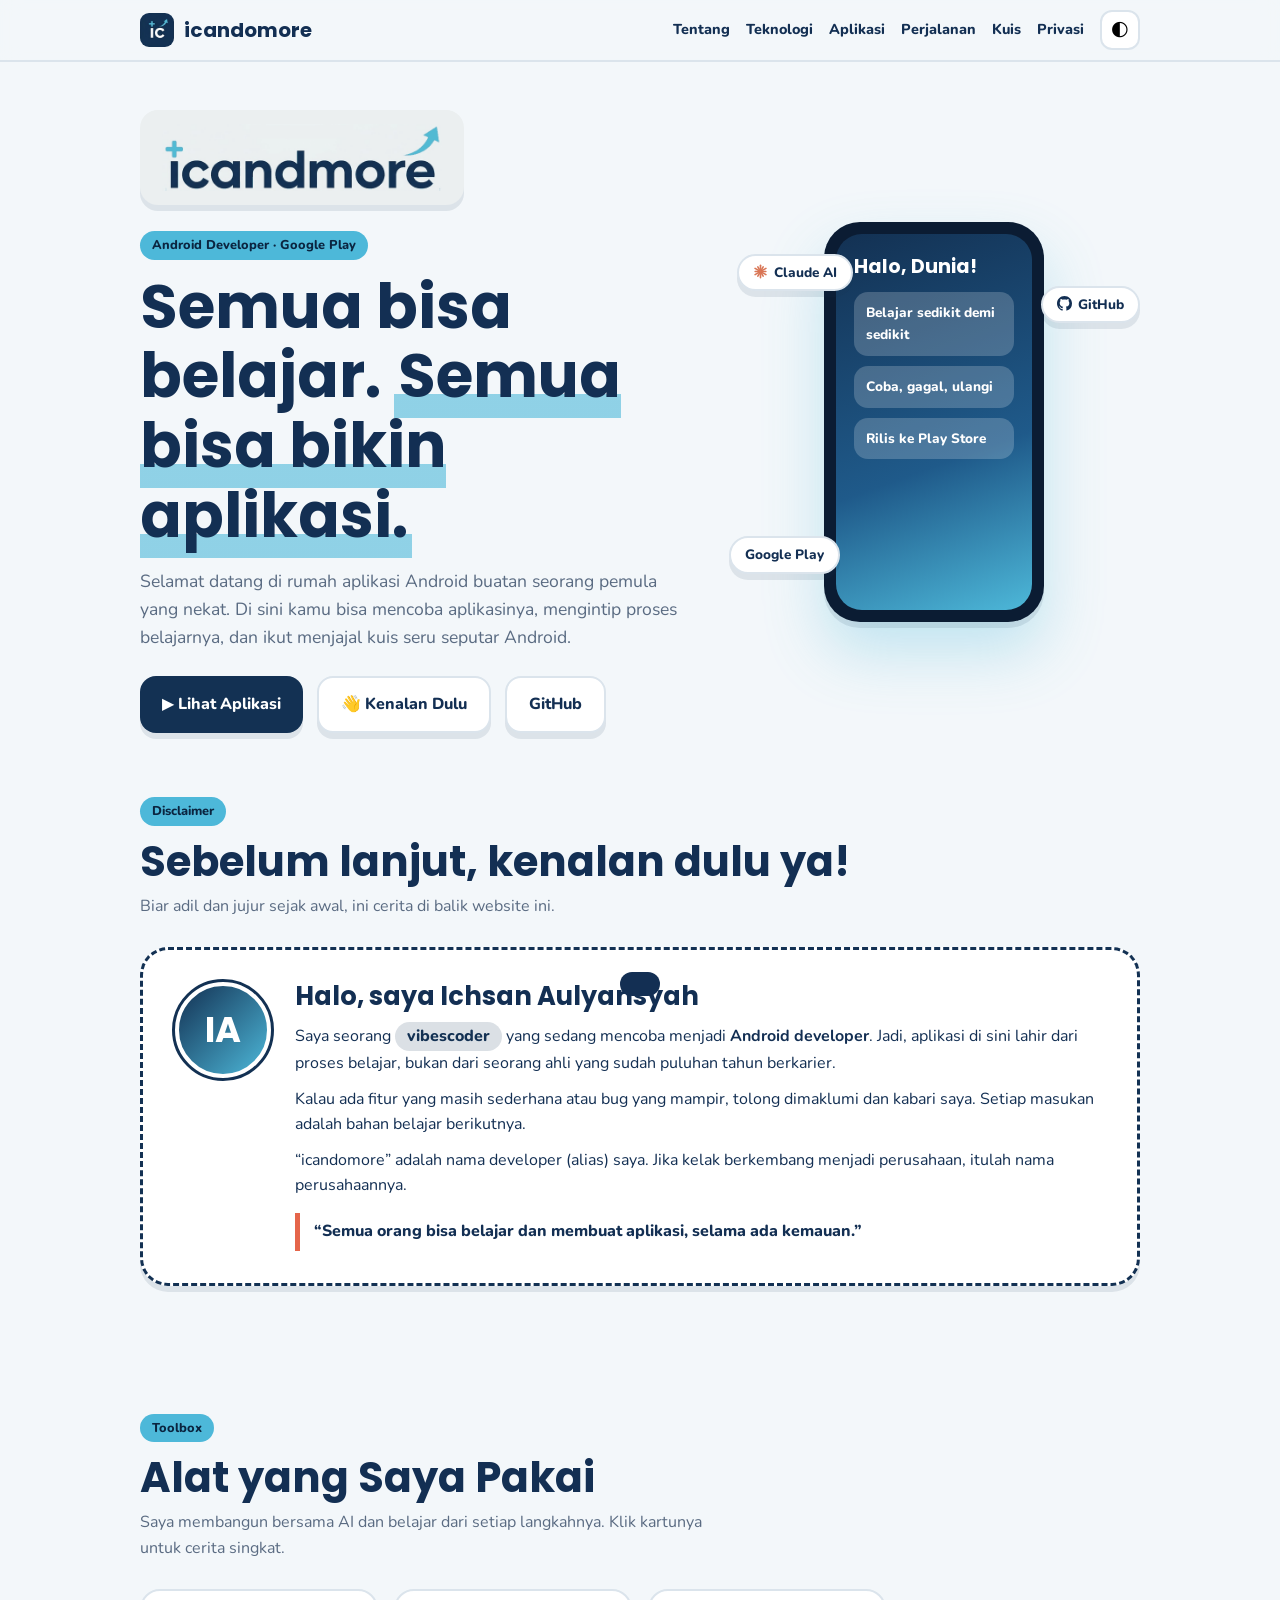
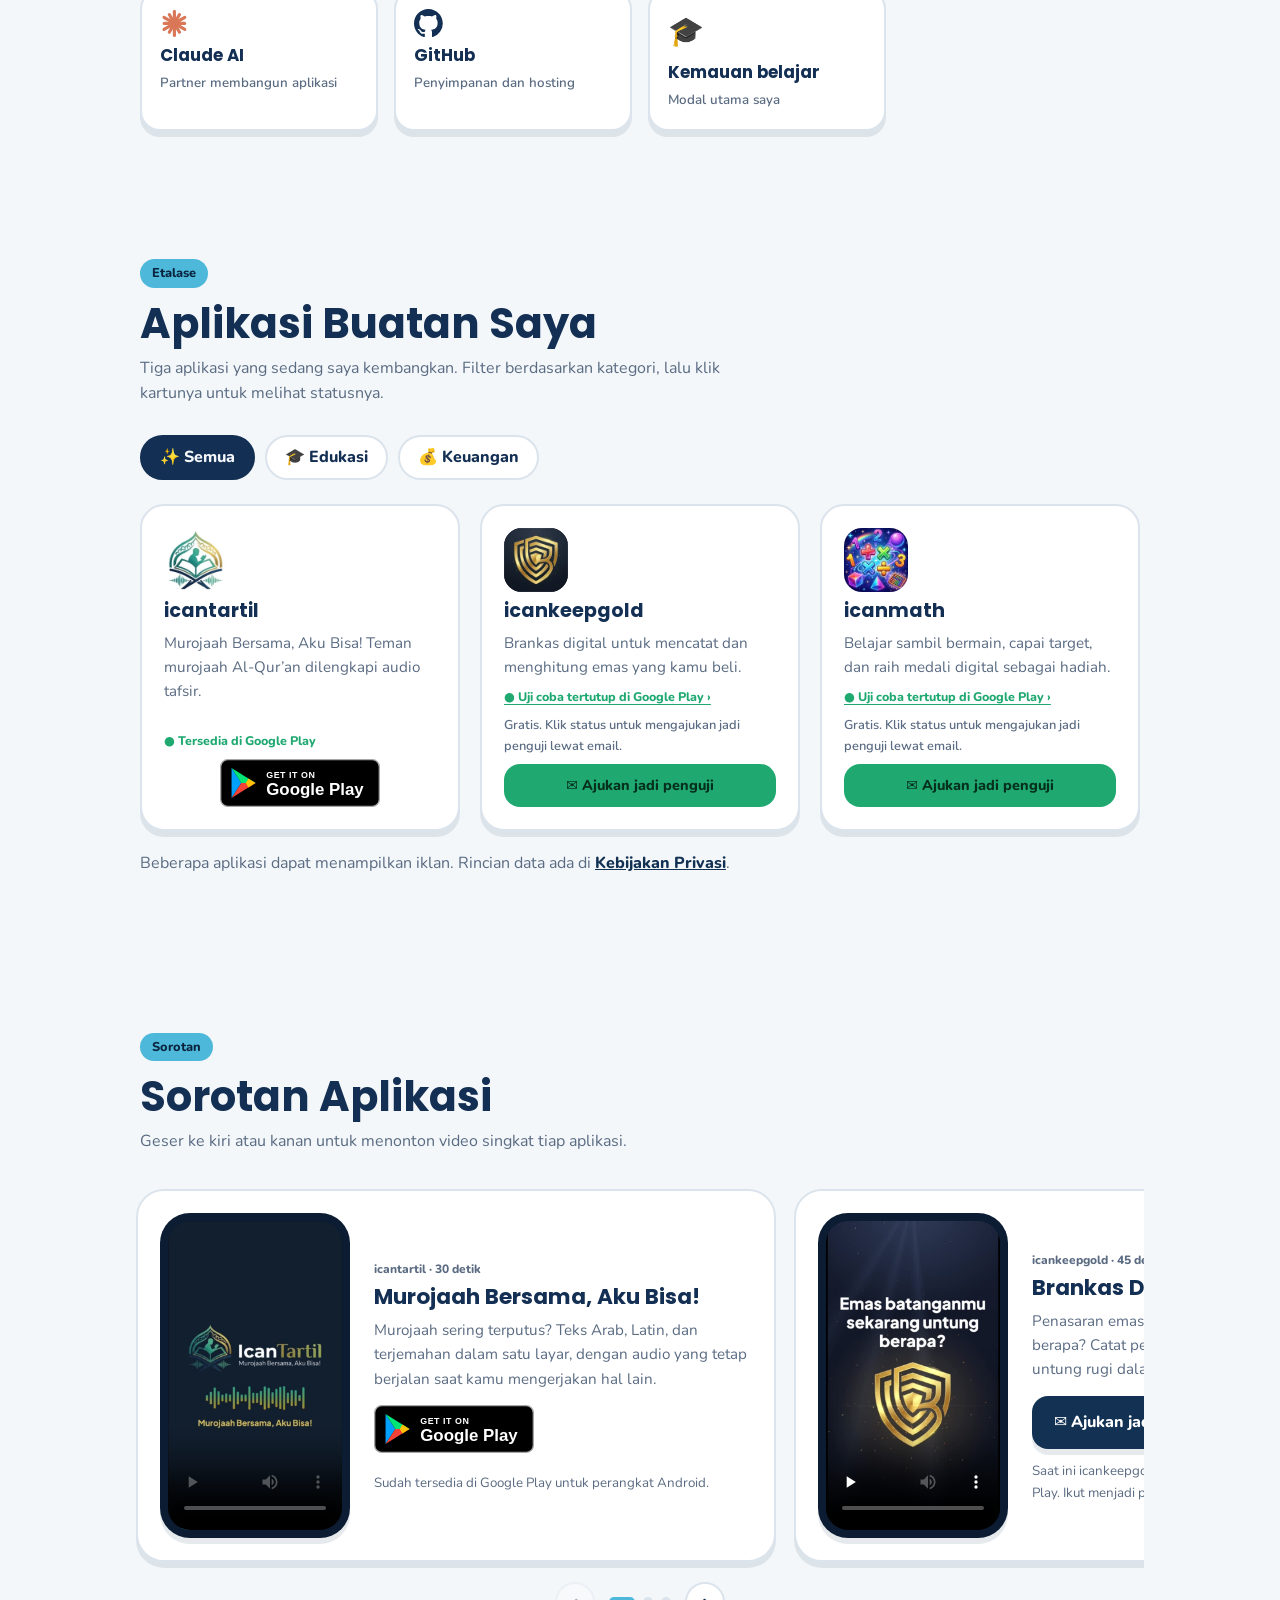
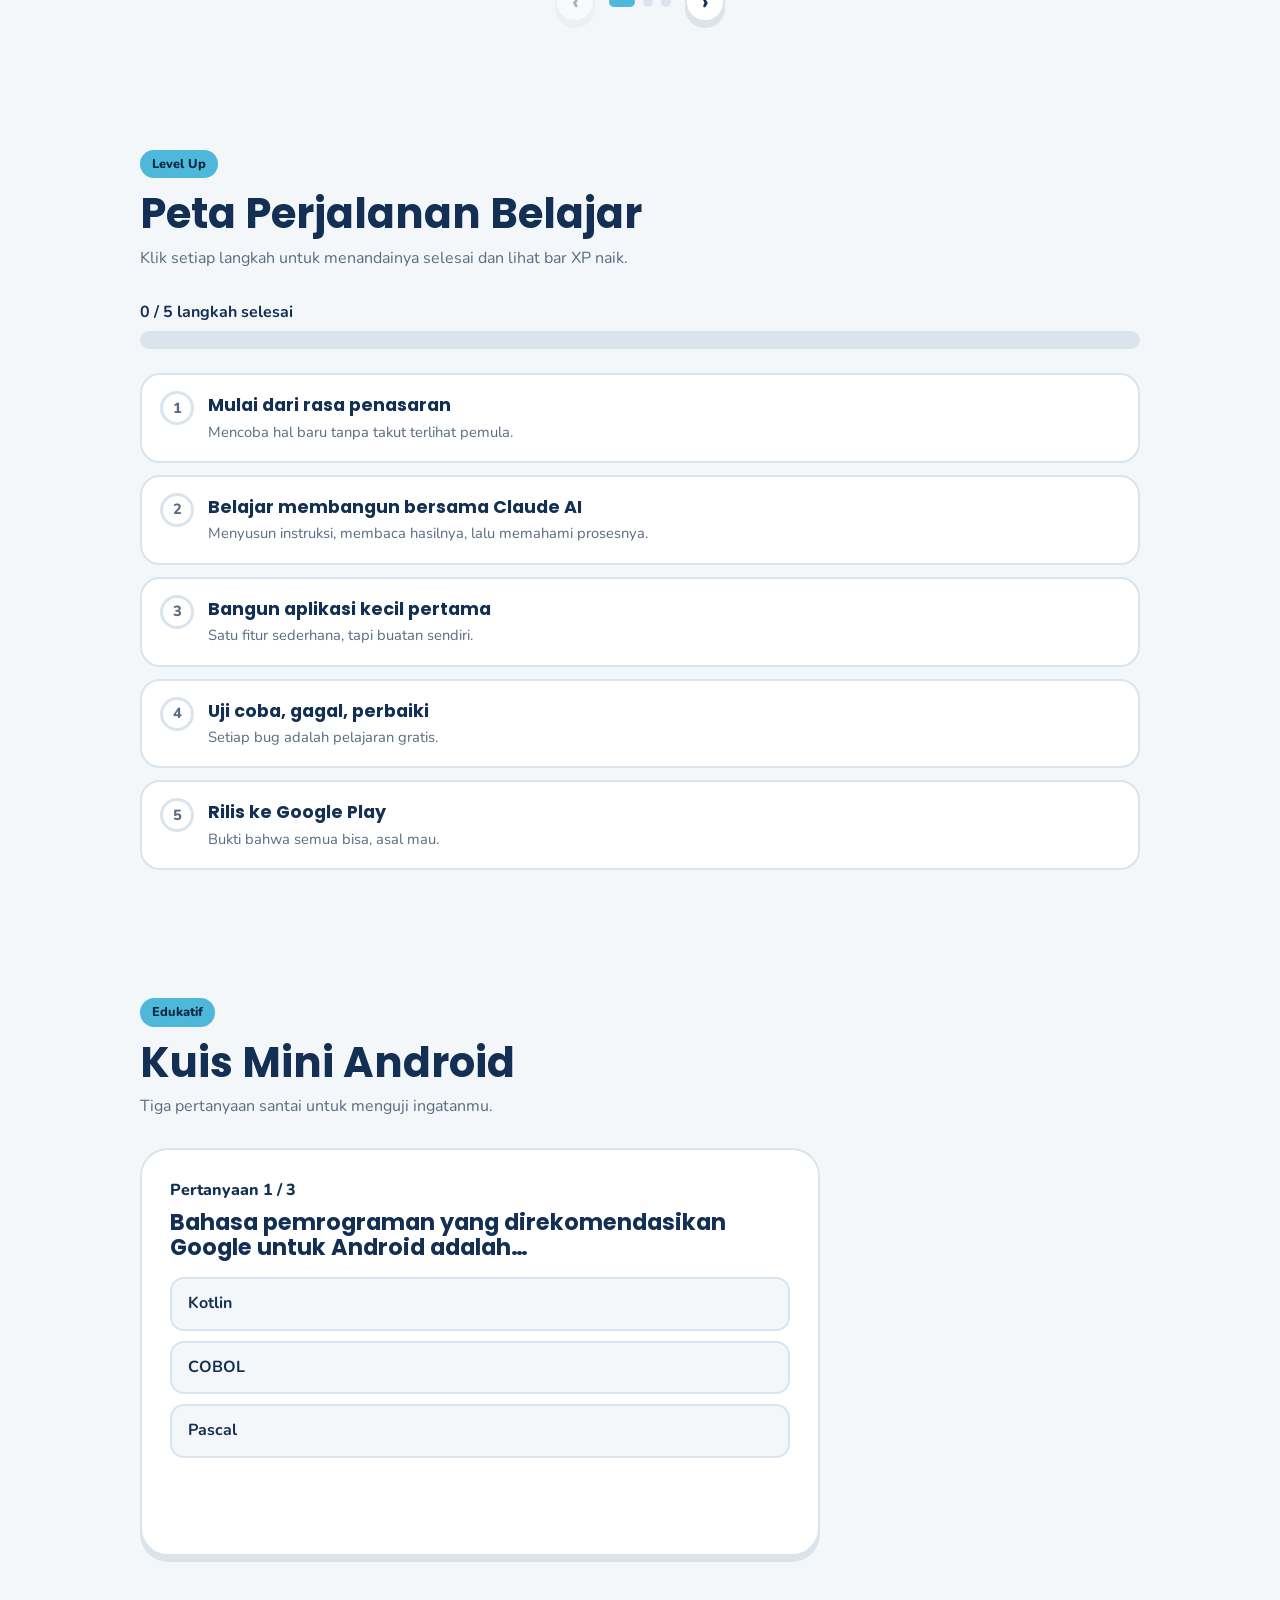
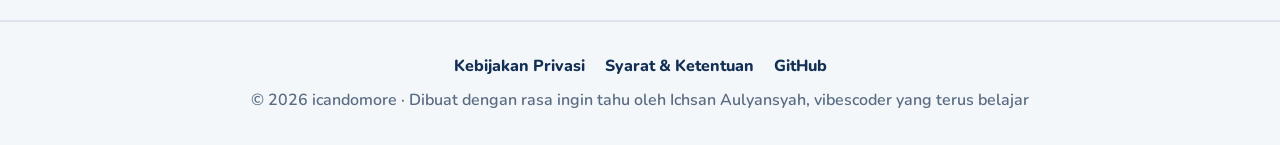
<file: index.html>
<!DOCTYPE html>
<html lang="id">
<head>
<meta charset="utf-8">
<meta name="viewport" content="width=device-width, initial-scale=1, viewport-fit=cover">
<title>icandomore · Ichsan Aulyansyah</title>
<meta name="theme-color" content="#133153">
<meta name="description" content="Portofolio Ichsan Aulyansyah (icandomore), Android developer pemula: alat, aplikasi, dan perjalanan belajar.">
<link rel="icon" type="image/png" href="[data-uri]">
<link rel="preconnect" href="https://fonts.googleapis.com">
<link href="https://fonts.googleapis.com/css2?family=Poppins:wght@500;600;700&family=Nunito:wght@400;600;800&display=swap" rel="stylesheet">
<style>
:root{--bg:#f3f7fa;--ink:#132f53;--mute:#5a6b82;--card:#ffffff;--line:#dbe4ec;--p:#133153;--pt:#ffffff;--o:#e5654a;--g:#1fa971;--y:#4db8d9;--sh:0 6px 0 rgba(19,49,83,.10);
box-sizing:border-box;padding-top:env(safe-area-inset-top,0px);padding-bottom:env(safe-area-inset-bottom,0px)}
@media (prefers-color-scheme:dark){:root:not([data-theme="light"]){--bg:#0c1b30;--ink:#eaf2fa;--mute:#9fb3c8;--card:#13294a;--line:#23406b;--p:#4db8d9;--pt:#08203a;--sh:0 6px 0 rgba(0,0,0,.35);color-scheme:dark}}
:root[data-theme="dark"]{--bg:#0c1b30;--ink:#eaf2fa;--mute:#9fb3c8;--card:#13294a;--line:#23406b;--p:#4db8d9;--pt:#08203a;--sh:0 6px 0 rgba(0,0,0,.35);color-scheme:dark}
html{scroll-behavior:smooth;scroll-padding-top:env(safe-area-inset-top,0px)}
*{box-sizing:border-box}
body{margin:0;background:var(--bg);color:var(--ink);font-family:Nunito,system-ui,sans-serif;line-height:1.6;overflow-x:hidden}
h1,h2,h3{font-family:Poppins,Nunito,system-ui,sans-serif;line-height:1.15;margin:0}
.wrap{max-width:1040px;margin:0 auto;padding:0 20px}
section{padding:64px 0}
.tag{display:inline-block;background:var(--y);color:#0b2540;font-weight:800;font-size:.8rem;padding:4px 12px;border-radius:99px;margin-bottom:12px}
h2{font-size:clamp(1.8rem,5vw,2.6rem);margin-bottom:8px}
.sub{color:var(--mute);margin:0 0 28px;max-width:60ch}
nav{position:sticky;top:0;z-index:10;background:color-mix(in srgb,var(--bg) 85%,transparent);backdrop-filter:blur(10px);border-bottom:2px solid var(--line)}
nav .wrap{display:flex;align-items:center;justify-content:space-between;height:60px}
.logo{font-family:Poppins;font-weight:700;font-size:1.25rem;text-decoration:none;color:var(--ink)}
.logo{display:flex;align-items:center;gap:10px}.logo img{border-radius:9px;display:block}
.brandcard{display:inline-block;background:#ebeff0;border-radius:18px;padding:14px 22px;margin-bottom:18px;box-shadow:var(--sh)}.brandcard img{display:block;width:min(280px,68vw);height:auto}
.links{display:flex;gap:16px;align-items:center}
.links a{color:var(--ink);text-decoration:none;font-weight:800;font-size:.9rem}
.links a:hover{color:var(--p)}
@media(max-width:640px){.links a{display:none}}
button{font:inherit;cursor:pointer}
.icon-btn{border:2px solid var(--line);background:var(--card);border-radius:12px;width:40px;height:40px;font-size:1.1rem}
.btn{display:inline-flex;align-items:center;gap:8px;border:0;border-radius:16px;padding:14px 22px;font-weight:800;text-decoration:none;transition:transform .15s,box-shadow .15s;box-shadow:var(--sh)}
.btn:hover{transform:translateY(-3px)}.btn:active{transform:translateY(4px);box-shadow:0 2px 0 rgba(0,0,0,.2)}
.btn.p{background:var(--p);color:var(--pt)}.btn.s{background:var(--card);color:var(--ink);border:2px solid var(--line)}
/* hero */
.hero{display:grid;grid-template-columns:1.15fr .85fr;gap:32px;align-items:center;padding-top:48px}
@media(max-width:820px){.hero{grid-template-columns:1fr}}
.hero h1{font-size:clamp(2.3rem,7vw,3.8rem)}
.hl{background:linear-gradient(transparent 72%,color-mix(in srgb,var(--y) 60%,transparent) 72%);color:var(--ink);padding:0 4px}
.hero p{font-size:1.1rem;color:var(--mute);max-width:52ch;margin:16px 0 24px}
.cta{display:flex;gap:14px;flex-wrap:wrap}
.stage{position:relative;display:grid;place-items:center;min-height:380px}
.phone{width:220px;height:400px;background:#0b1c33;border-radius:36px;padding:12px;box-shadow:var(--sh),0 30px 60px rgba(77,184,217,.3);animation:bob 4s ease-in-out infinite;position:relative}
.screen{background:linear-gradient(160deg,#133153,#1f5a8a 60%,#4db8d9);border-radius:26px;height:100%;padding:18px;color:#fff;display:flex;flex-direction:column;gap:10px;overflow:hidden}
.screen b{font-family:Poppins;font-size:1.2rem}
.chip{background:rgba(255,255,255,.2);border-radius:14px;padding:10px 12px;font-size:.85rem;font-weight:800;animation:pop 3s infinite}
.chip:nth-child(3){animation-delay:.6s}.chip:nth-child(4){animation-delay:1.2s}
.fl{position:absolute;background:var(--card);border:2px solid var(--line);border-radius:99px;padding:6px 14px;font-weight:800;font-size:.85rem;box-shadow:var(--sh);animation:bob 3s ease-in-out infinite;cursor:pointer;user-select:none}
.fl:hover{border-color:var(--y)}
@keyframes bob{50%{transform:translateY(-14px)}}
@keyframes pop{50%{transform:scale(1.05)}}
/* disclaimer */
.note{position:relative;background:var(--card);border:3px dashed var(--p);border-radius:28px;padding:32px;box-shadow:var(--sh);display:grid;grid-template-columns:auto 1fr;gap:24px}
@media(max-width:640px){.note{grid-template-columns:1fr;padding:24px}}
.avatar{width:96px;height:96px;border-radius:50%;background:linear-gradient(135deg,#133153,#4db8d9);display:grid;place-items:center;font-family:Poppins;font-weight:700;font-size:2.2rem;color:#fff;border:4px solid var(--card);outline:3px solid var(--p)}
.note h3{font-size:1.6rem;margin-bottom:10px}
.note p{margin:0 0 10px}
.pill{display:inline-block;background:color-mix(in srgb,var(--p) 15%,transparent);color:var(--p);font-weight:800;padding:2px 12px;border-radius:99px}
.quote{border-left:5px solid var(--o);padding:6px 14px;font-weight:800;margin-top:14px}
/* apps */
.filters{display:flex;gap:10px;flex-wrap:wrap;margin-bottom:24px}
.f{border:2px solid var(--line);background:var(--card);color:var(--ink);border-radius:99px;padding:8px 18px;font-weight:800}
.f.on{background:var(--ink);color:var(--bg);border-color:var(--ink)}
.grid{display:grid;grid-template-columns:repeat(auto-fill,minmax(240px,1fr));gap:20px}
.app{background:var(--card);border:2px solid var(--line);border-radius:24px;padding:22px;box-shadow:var(--sh);transition:transform .2s;display:flex;flex-direction:column;gap:8px}
.app:hover{transform:translateY(-6px) rotate(-1deg)}
.app .ic{width:64px;height:64px;border-radius:18px;display:grid;place-items:center;font-size:2rem}
.app h3{font-size:1.2rem}.app p{margin:0;color:var(--mute);font-size:.95rem;flex:1}
.st{font-size:.78rem;font-weight:800;color:var(--g)}
.app .btn{padding:10px 16px;font-size:.9rem;justify-content:center;box-shadow:none;background:var(--g);color:#06301e}
.hide{display:none}
.gp{display:inline-block;line-height:0;transition:transform .15s}.gp:hover{transform:translateY(-3px)}.gp svg{height:48px;width:auto;display:block}.app .gp{align-self:center}
.tech span svg{width:1.8rem;height:1.8rem;display:block}.fl svg{width:15px;height:15px;vertical-align:-2px;margin-right:6px}
/* journey */
.bar{height:18px;background:var(--line);border-radius:99px;overflow:hidden;margin:6px 0 24px}
.bar i{display:block;height:100%;width:0;background:linear-gradient(90deg,var(--g),var(--y));border-radius:99px;transition:width .5s cubic-bezier(.3,1.6,.5,1)}
.steps{display:grid;gap:12px}
.step{background:var(--card);border:2px solid var(--line);border-radius:20px;padding:16px 18px;display:flex;gap:14px;align-items:flex-start;cursor:pointer;text-align:left;width:100%;color:var(--ink);transition:.2s}
.step:hover{border-color:var(--p)}
.step .ck{flex:none;width:34px;height:34px;border-radius:50%;border:3px solid var(--line);display:grid;place-items:center;font-weight:800;transition:.2s}
.step.done{border-color:var(--g)}.step.done .ck{background:var(--g);border-color:var(--g);color:#06301e}
.step b{font-family:Poppins;font-size:1.1rem;display:block}.step span{color:var(--mute);font-size:.92rem}
/* quiz */
.quiz{background:var(--card);border:2px solid var(--line);border-radius:28px;padding:28px;box-shadow:var(--sh);max-width:680px}
.qn{font-weight:800;color:var(--p)}
.quiz h3{font-size:1.4rem;margin:6px 0 16px}
.opts{display:grid;gap:10px}
.opt{border:2px solid var(--line);background:var(--bg);color:var(--ink);border-radius:14px;padding:12px 16px;text-align:left;font-weight:700}
.opt:hover:not(:disabled){border-color:var(--p)}
.opt.ok{background:var(--g);border-color:var(--g);color:#06301e}
.opt.no{background:var(--o);border-color:var(--o);color:#fff;animation:shake .3s}
@keyframes shake{25%{transform:translateX(-6px)}75%{transform:translateX(6px)}}
.fb{min-height:48px;margin:14px 0 6px;font-size:.95rem}
footer{border-top:2px solid var(--line);padding:32px 0;text-align:center;color:var(--mute);font-weight:600}
.toast{position:fixed;left:50%;bottom:calc(24px + env(safe-area-inset-bottom,0px));transform:translate(-50%,120px);background:var(--ink);color:var(--bg);padding:12px 20px;border-radius:14px;font-weight:800;transition:.4s;z-index:20;max-width:90vw;text-align:center}
.toast.show{transform:translate(-50%,0)}
@media(prefers-reduced-motion:reduce){*{animation:none!important;transition:none!important}}

.doc{max-width:760px;margin:0 auto;padding:40px 20px 64px}
.doc h1{font-size:clamp(1.9rem,6vw,2.6rem);margin:8px 0 6px}
.doc .upd{color:var(--mute);font-weight:700;margin:0 0 24px}
.doc h2{font-size:1.25rem;margin:30px 0 8px}
.doc ul{padding-left:22px}.doc li{margin:4px 0}
.doc a,.sub a{color:var(--p);font-weight:800}
.box{background:var(--card);border:2px solid var(--line);border-radius:18px;padding:16px 20px;box-shadow:var(--sh);margin:20px 0}
.ph{background:#ffe08a;color:#231a3a;padding:0 6px;border-radius:6px;font-weight:800}
footer a{color:var(--ink);margin:0 10px;font-weight:800;text-decoration:none}footer a:hover{color:var(--p)}
@media(max-width:640px){.links a.keep{display:inline}.links{gap:12px}}
.tech-grid{display:grid;grid-template-columns:repeat(auto-fill,minmax(200px,1fr));gap:16px}
.tech{background:var(--card);border:2px solid var(--line);border-radius:20px;padding:18px;text-align:left;color:var(--ink);box-shadow:var(--sh);display:flex;flex-direction:column;gap:4px;transition:transform .2s,border-color .2s}
.tech:hover{transform:translateY(-5px);border-color:var(--y)}
.tech span{font-size:1.8rem}.tech b{font-family:Poppins,Nunito,system-ui,sans-serif;font-size:1.05rem}.tech small{color:var(--mute);font-weight:600}
.app .ic{overflow:hidden}.app .ic img{width:100%;height:100%;object-fit:cover;display:block}
.fr{display:block;color:var(--mute);font-weight:600;font-size:.8rem}
a.st{text-decoration:underline;text-underline-offset:3px;font-weight:800}
.vid{display:grid;grid-template-columns:auto 1fr;gap:36px;align-items:center}
.vframe{width:min(280px,80vw);border-radius:30px;padding:8px;background:#0b1c33;box-shadow:var(--sh)}
.vframe video{display:block;width:100%;aspect-ratio:9/16;border-radius:22px;background:#000;object-fit:cover}
.vtext h3{font-size:1.6rem;margin-bottom:8px}.vtext p{color:var(--mute);max-width:46ch;margin:0 0 18px}.vtext small{display:block;color:var(--mute);margin-top:12px;max-width:46ch}
@media(max-width:720px){.vid{grid-template-columns:1fr;justify-items:center;text-align:center}.vtext p,.vtext small{margin-left:auto;margin-right:auto}}
.car{display:flex;gap:18px;overflow-x:auto;scroll-snap-type:x mandatory;scroll-behavior:smooth;padding:6px 4px 16px;margin:0 -4px;scrollbar-width:none;-webkit-overflow-scrolling:touch;outline:none}
.car::-webkit-scrollbar{display:none}
.slide{flex:0 0 min(640px,88%);scroll-snap-align:start;background:var(--card);border:2px solid var(--line);border-radius:28px;padding:22px;box-shadow:var(--sh);display:grid;grid-template-columns:auto 1fr;gap:24px;align-items:center}
.slide .vframe{width:190px}
.slide .vtext h3{font-size:1.35rem}.slide .vtext p{font-size:.95rem;margin-bottom:14px}
.vl{display:inline-block;font-size:.75rem;font-weight:800;color:var(--mute);margin-bottom:6px}
.cbar{display:flex;align-items:center;justify-content:center;gap:14px;margin-top:4px}
.cb{width:40px;height:40px;border-radius:50%;border:2px solid var(--line);background:var(--card);color:var(--ink);font-size:1.4rem;font-weight:800;line-height:1;box-shadow:var(--sh);cursor:pointer;transition:transform .15s,border-color .15s}
.cb:hover{border-color:var(--y);transform:translateY(-2px)}.cb:disabled{opacity:.35;cursor:default;transform:none}
.dots{display:flex;gap:8px}.dots button{width:10px;height:10px;padding:0;border-radius:99px;border:0;background:var(--line);cursor:pointer;transition:width .2s,background .2s}.dots button.on{width:26px;background:var(--y)}
@media(max-width:560px){.slide{grid-template-columns:1fr;justify-items:center;text-align:center;gap:16px}.slide .vframe{width:170px}.slide .vtext p,.slide .vtext small{margin-left:auto;margin-right:auto}}
</style>
</head>
<body>
<nav><div class="wrap">
  <a class="logo" href="#top"><img src="[data-uri]" alt="" width="34" height="34">icandomore</a>
  <div class="links"><a href="#tentang">Tentang</a><a href="#teknologi">Teknologi</a><a href="#aplikasi">Aplikasi</a><a href="#perjalanan">Perjalanan</a><a href="#kuis">Kuis</a><a href="privacy.html">Privasi</a>
  <button class="icon-btn" id="theme" aria-label="Ganti tema">🌓</button></div>
</div></nav>

<main id="top">
<div class="wrap hero">
  <div>
    <div class="brandcard"><img src="[data-uri]" alt="Logo icandomore"></div><br><span class="tag">Android Developer · Google Play</span>
    <h1>Semua bisa belajar. <span class="hl">Semua bisa bikin aplikasi.</span></h1>
    <p>Selamat datang di rumah aplikasi Android buatan seorang pemula yang nekat. Di sini kamu bisa mencoba aplikasinya, mengintip proses belajarnya, dan ikut menjajal kuis seru seputar Android.</p>
    <div class="cta"><a class="btn p" href="#aplikasi">▶ Lihat Aplikasi</a><a class="btn s" href="#tentang">👋 Kenalan Dulu</a><a class="btn s" href="https://github.com/maxican2019" rel="noopener">GitHub</a></div>
  </div>
  <div class="stage">
    <div class="phone"><div class="screen"><b>Halo, Dunia!</b>
      <div class="chip">Belajar sedikit demi sedikit</div><div class="chip">Coba, gagal, ulangi</div><div class="chip">Rilis ke Play Store</div></div></div>
    <span class="fl" style="top:8%;left:2%" data-m="Partner saya membangun aplikasi: saya memberi instruksi, Claude membantu menulis kodenya."><svg viewBox="0 0 24 24" aria-hidden="true" fill="none" stroke="#D97757" stroke-width="2.6" stroke-linecap="round"><line x1="12" y1="12" x2="12.00" y2="2.00"/><line x1="12" y1="12" x2="16.25" y2="4.64"/><line x1="12" y1="12" x2="20.66" y2="7.00"/><line x1="12" y1="12" x2="20.50" y2="12.00"/><line x1="12" y1="12" x2="20.66" y2="17.00"/><line x1="12" y1="12" x2="16.25" y2="19.36"/><line x1="12" y1="12" x2="12.00" y2="22.00"/><line x1="12" y1="12" x2="7.75" y2="19.36"/><line x1="12" y1="12" x2="3.34" y2="17.00"/><line x1="12" y1="12" x2="3.50" y2="12.00"/><line x1="12" y1="12" x2="3.34" y2="7.00"/><line x1="12" y1="12" x2="7.75" y2="4.64"/></svg>Claude AI</span>
    <span class="fl" style="top:16%;right:0;animation-delay:.6s" data-m="Website ini disimpan di GitHub dan tayang lewat GitHub Pages."><svg viewBox="0 0 16 16" aria-hidden="true" fill="currentColor"><path d="M8 0C3.58 0 0 3.58 0 8c0 3.54 2.29 6.53 5.47 7.59.4.07.55-.17.55-.38 0-.19-.01-.82-.01-1.49-2.01.37-2.53-.49-2.69-.94-.09-.23-.48-.94-.82-1.13-.28-.15-.68-.52-.01-.53.63-.01 1.08.58 1.23.82.72 1.21 1.87.87 2.33.66.07-.52.28-.87.51-1.07-1.78-.2-3.64-.89-3.64-3.95 0-.87.31-1.59.82-2.15-.08-.2-.36-1.02.08-2.12 0 0 .67-.21 2.2.82.64-.18 1.32-.27 2-.27.68 0 1.36.09 2 .27 1.53-1.04 2.2-.82 2.2-.82.44 1.1.16 1.92.08 2.12.51.56.82 1.27.82 2.15 0 3.07-1.87 3.75-3.65 3.95.29.25.54.73.54 1.48 0 1.07-.01 1.93-.01 2.2 0 .21.15.46.55.38A8.013 8.013 0 0016 8c0-4.42-3.58-8-8-8z"/></svg>GitHub</span>
    <span class="fl" style="bottom:12%;left:0;animation-delay:1.2s" data-m="Tujuan akhirnya: aplikasi rilis dan bisa dipakai semua orang.">Google Play</span>
  </div>
</div>

<section id="tentang"><div class="wrap">
  <span class="tag">Disclaimer</span>
  <h2>Sebelum lanjut, kenalan dulu ya!</h2>
  <p class="sub">Biar adil dan jujur sejak awal, ini cerita di balik website ini.</p>
  <div class="note">
    <div class="avatar">IA</div>
    <div>
      <h3>Halo, saya Ichsan Aulyansyah</h3>
      <p>Saya seorang <span class="pill">vibescoder</span> yang sedang mencoba menjadi <b>Android developer</b>. Jadi, aplikasi di sini lahir dari proses belajar, bukan dari seorang ahli yang sudah puluhan tahun berkarier.</p>
      <p>Kalau ada fitur yang masih sederhana atau bug yang mampir, tolong dimaklumi dan kabari saya. Setiap masukan adalah bahan belajar berikutnya.</p>
      <p>“icandomore” adalah nama developer (alias) saya. Jika kelak berkembang menjadi perusahaan, itulah nama perusahaannya.</p>
      <div class="quote">“Semua orang bisa belajar dan membuat aplikasi, selama ada kemauan.”</div>
    </div>
  </div>
</div></section>

<section id="teknologi"><div class="wrap">
  <span class="tag">Toolbox</span>
  <h2>Alat yang Saya Pakai</h2>
  <p class="sub">Saya membangun bersama AI dan belajar dari setiap langkahnya. Klik kartunya untuk cerita singkat.</p>
  <div class="tech-grid"><button class="tech" data-m="Saya memberi instruksi, Claude membantu menulis dan menjelaskan kode, lalu saya belajar dari hasilnya."><span><svg viewBox="0 0 24 24" aria-hidden="true" fill="none" stroke="#D97757" stroke-width="2.6" stroke-linecap="round"><line x1="12" y1="12" x2="12.00" y2="2.00"/><line x1="12" y1="12" x2="16.25" y2="4.64"/><line x1="12" y1="12" x2="20.66" y2="7.00"/><line x1="12" y1="12" x2="20.50" y2="12.00"/><line x1="12" y1="12" x2="20.66" y2="17.00"/><line x1="12" y1="12" x2="16.25" y2="19.36"/><line x1="12" y1="12" x2="12.00" y2="22.00"/><line x1="12" y1="12" x2="7.75" y2="19.36"/><line x1="12" y1="12" x2="3.34" y2="17.00"/><line x1="12" y1="12" x2="3.50" y2="12.00"/><line x1="12" y1="12" x2="3.34" y2="7.00"/><line x1="12" y1="12" x2="7.75" y2="4.64"/></svg></span><b>Claude AI</b><small>Partner membangun aplikasi</small></button><button class="tech" data-m="Website ini disimpan di GitHub dan ditayangkan lewat GitHub Pages."><span><svg viewBox="0 0 16 16" aria-hidden="true" fill="currentColor"><path d="M8 0C3.58 0 0 3.58 0 8c0 3.54 2.29 6.53 5.47 7.59.4.07.55-.17.55-.38 0-.19-.01-.82-.01-1.49-2.01.37-2.53-.49-2.69-.94-.09-.23-.48-.94-.82-1.13-.28-.15-.68-.52-.01-.53.63-.01 1.08.58 1.23.82.72 1.21 1.87.87 2.33.66.07-.52.28-.87.51-1.07-1.78-.2-3.64-.89-3.64-3.95 0-.87.31-1.59.82-2.15-.08-.2-.36-1.02.08-2.12 0 0 .67-.21 2.2.82.64-.18 1.32-.27 2-.27.68 0 1.36.09 2 .27 1.53-1.04 2.2-.82 2.2-.82.44 1.1.16 1.92.08 2.12.51.56.82 1.27.82 2.15 0 3.07-1.87 3.75-3.65 3.95.29.25.54.73.54 1.48 0 1.07-.01 1.93-.01 2.2 0 .21.15.46.55.38A8.013 8.013 0 0016 8c0-4.42-3.58-8-8-8z"/></svg></span><b>GitHub</b><small>Penyimpanan dan hosting</small></button><button class="tech" data-m="Alat secanggih apa pun baru berjalan kalau ada kemauan. Semua bisa belajar!"><span>🎓</span><b>Kemauan belajar</b><small>Modal utama saya</small></button></div>
</div></section>

<section id="aplikasi"><div class="wrap">
  <span class="tag">Etalase</span>
  <h2>Aplikasi Buatan Saya</h2>
  <p class="sub">Tiga aplikasi yang sedang saya kembangkan. Filter berdasarkan kategori, lalu klik kartunya untuk melihat statusnya.</p>
  <div class="filters" id="filters">
    <button class="f on" data-c="all">✨ Semua</button><button class="f" data-c="edu">🎓 Edukasi</button><button class="f" data-c="fin">💰 Keuangan</button>
  </div>
  <div class="grid" id="apps"></div>
  <p class="sub" style="margin-top:20px">Beberapa aplikasi dapat menampilkan iklan. Rincian data ada di <a href="privacy.html">Kebijakan Privasi</a>.</p>
</div></section>

<section id="video"><div class="wrap">
  <span class="tag">Sorotan</span>
  <h2>Sorotan Aplikasi</h2>
  <p class="sub">Geser ke kiri atau kanan untuk menonton video singkat tiap aplikasi.</p>
  <div class="car" id="car" tabindex="0" aria-label="Video sorotan aplikasi">
    <article class="slide" id="sorotan-icantartil">
      <div class="vframe"><video controls playsinline preload="metadata" poster="video/poster.jpg"><source src="video/icantartil-promo.mp4" type="video/mp4">Browser kamu belum mendukung pemutar video.</video></div>
      <div class="vtext"><span class="vl">icantartil · 30 detik</span><h3>Murojaah Bersama, Aku Bisa!</h3><p>Murojaah sering terputus? Teks Arab, Latin, dan terjemahan dalam satu layar, dengan audio yang tetap berjalan saat kamu mengerjakan hal lain.</p><a class="gp" href="https://play.google.com/store/apps/details?id=id.icantartil.app" target="_blank" rel="noopener" aria-label="Get it on Google Play"><svg viewBox="0 0 180 54" role="img" aria-label="Get it on Google Play" xmlns="http://www.w3.org/2000/svg"><rect x=".75" y=".75" width="178.5" height="52.5" rx="8" fill="#000" stroke="#a6a6a6" stroke-width="1.5"/><polygon points="13,10 13,44 24,27" fill="#00A0FF"/><polygon points="13,10 24,27 40,27" fill="#00E676"/><polygon points="13,44 24,27 40,27" fill="#F44336"/><polygon points="32,22 40,27 32,32 29,27" fill="#FFC107"/><text x="52" y="21" fill="#fff" font-family="Arial,Helvetica,sans-serif" font-size="10" font-weight="600" letter-spacing=".6">GET IT ON</text><text x="52" y="40" fill="#fff" font-family="Arial,Helvetica,sans-serif" font-size="19" font-weight="700">Google Play</text></svg></a><small>Sudah tersedia di Google Play untuk perangkat Android.</small></div>
    </article>
    <article class="slide" id="iklan-icankeepgold">
      <div class="vframe"><video controls playsinline preload="none" poster="video/poster-icankeepgold.jpg"><source src="video/icankeepgold-promo.mp4" type="video/mp4">Browser kamu belum mendukung pemutar video.</video></div>
      <div class="vtext"><span class="vl">icankeepgold · 45 detik</span><h3>Brankas Digital untuk Emasmu</h3><p>Penasaran emas batanganmu sekarang untung berapa? Catat pembelian, pantau nilainya, dan hitung untung rugi dalam satu aplikasi.</p><a class="btn p" id="kg-tester" href="mailto:ican.aulya@gmail.com">✉️ Ajukan jadi penguji</a><small>Saat ini icankeepgold masih dalam uji coba tertutup di Google Play. Ikut menjadi penguji gratis.</small></div>
    </article>
    <article class="slide" id="sorotan-icanmath">
      <div class="vframe"><video controls playsinline preload="none" poster="video/poster-icanmath.jpg"><source src="video/icanmath-promo.mp4" type="video/mp4">Browser kamu belum mendukung pemutar video.</video></div>
      <div class="vtext"><span class="vl">icanmath · 53 detik</span><h3>Matematika Jadi Petualangan</h3><p>Anak bilang matematika itu membosankan? Belajar sambil bermain, capai target, dan raih medali digital sebagai hadiah.</p><a class="btn p" id="math-tester" href="mailto:ican.aulya@gmail.com">✉️ Ajukan jadi penguji</a><small>Saat ini icanmath masih dalam uji coba tertutup di Google Play. Ikut menjadi penguji gratis.</small></div>
    </article>
  </div>
  <div class="cbar"><button class="cb" id="cprev" aria-label="Sebelumnya">‹</button><span class="dots" id="cdots"></span><button class="cb" id="cnext" aria-label="Berikutnya">›</button></div>
</div></section>

<section id="perjalanan"><div class="wrap">
  <span class="tag">Level Up</span>
  <h2>Peta Perjalanan Belajar</h2>
  <p class="sub">Klik setiap langkah untuk menandainya selesai dan lihat bar XP naik.</p>
  <b id="xpt">0 / 5 langkah selesai</b>
  <div class="bar"><i id="xp"></i></div>
  <div class="steps" id="steps"></div>
</div></section>

<section id="kuis"><div class="wrap">
  <span class="tag">Edukatif</span>
  <h2>Kuis Mini Android</h2>
  <p class="sub">Tiga pertanyaan santai untuk menguji ingatanmu.</p>
  <div class="quiz" id="quiz"></div>
</div></section>
</main>

<footer><div class="wrap"><p style="margin:0 0 8px"><a href="privacy.html">Kebijakan Privasi</a><a href="terms.html">Syarat &amp; Ketentuan</a><a href="https://github.com/maxican2019" rel="noopener">GitHub</a></p>© 2026 icandomore · Dibuat dengan rasa ingin tahu oleh Ichsan Aulyansyah, vibescoder yang terus belajar</div></footer>
<div class="toast" id="toast"></div>

<script>
const $=s=>document.querySelector(s);
let tt;function toast(m){const t=$('#toast');t.textContent=m;t.classList.add('show');clearTimeout(tt);tt=setTimeout(()=>t.classList.remove('show'),2200)}
$('#theme').onclick=()=>{const r=document.documentElement;const dark=r.dataset.theme?r.dataset.theme==='dark':matchMedia('(prefers-color-scheme:dark)').matches;r.dataset.theme=dark?'light':'dark'};
document.querySelectorAll('.fl').forEach(e=>e.onclick=()=>toast(e.dataset.m));

const IMG={icantartil:'[data-uri]',icanmath:'[data-uri]',icankeepgold:'[data-uri]'};
const MAIL='ican.aulya@gmail.com';
const tester=n=>'mailto:'+MAIL+'?subject='+encodeURIComponent('Pengajuan penguji uji coba tertutup '+n)+'&body='+encodeURIComponent('Halo Ichsan,\n\nSaya ingin ikut uji coba tertutup '+n+' (gratis).\n\nEmail Google/Gmail yang saya pakai di Play Store:\nNama:\n\nTerima kasih!');
const esc=s=>s.replace(/&/g,'&amp;');
const GP='<svg viewBox="0 0 180 54" role="img" aria-label="Get it on Google Play" xmlns="http://www.w3.org/2000/svg"><rect x=".75" y=".75" width="178.5" height="52.5" rx="8" fill="#000" stroke="#a6a6a6" stroke-width="1.5"/><polygon points="13,10 13,44 24,27" fill="#00A0FF"/><polygon points="13,10 24,27 40,27" fill="#00E676"/><polygon points="13,44 24,27 40,27" fill="#F44336"/><polygon points="32,22 40,27 32,32 29,27" fill="#FFC107"/><text x="52" y="21" fill="#fff" font-family="Arial,Helvetica,sans-serif" font-size="10" font-weight="600" letter-spacing=".6">GET IT ON</text><text x="52" y="40" fill="#fff" font-family="Arial,Helvetica,sans-serif" font-size="19" font-weight="700">Google Play</text></svg>';
const APPS=[
 {n:'icantartil',d:'Murojaah Bersama, Aku Bisa! Teman murojaah Al-Qur’an dilengkapi audio tafsir.',c:'edu',i:'📖',b:'#ffffff',s:'● Tersedia di Google Play',k:'#1fa971',p:'https://play.google.com/store/apps/details?id=id.icantartil.app'},
 {n:'icankeepgold',d:'Brankas digital untuk mencatat dan menghitung emas yang kamu beli.',c:'fin',i:'🪙',b:'#161c2c',s:'● Uji coba tertutup di Google Play',k:'#1fa971',m:1},
 {n:'icanmath',d:'Belajar sambil bermain, capai target, dan raih medali digital sebagai hadiah.',c:'edu',i:'🏅',b:'#d5f7e6',s:'● Uji coba tertutup di Google Play',k:'#1fa971',m:1}];
const grid=$('#apps');
grid.innerHTML=APPS.map(a=>{
 const ic=IMG[a.n]?`<img src="${IMG[a.n]}" alt="Ikon ${a.n}" width="64" height="64">`:a.i;
 const mail=a.m?esc(tester(a.n)):'';
 const st=a.m?`<a class="st" style="color:${a.k}" href="${mail}">${a.s} ›</a><small class="fr">Gratis. Klik status untuk mengajukan jadi penguji lewat email.</small>`:`<span class="st" style="color:${a.k}">${a.s}</span>`;
 const btn=a.p?`<a class="gp" href="${a.p}" target="_blank" rel="noopener" aria-label="Get it on Google Play">${GP}</a>`:a.m?`<a class="btn" href="${mail}">✉️ Ajukan jadi penguji</a>`:`<button class="btn" data-t="${a.t}">ℹ️ Lihat status</button>`;
 return `<article class="app" data-c="${a.c}"><div class="ic" style="background:${a.b}">${ic}</div><h3>${a.n}</h3><p>${a.d}</p>${st}${btn}</article>`}).join('');
$('#kg-tester').href=tester('icankeepgold');
$('#math-tester').href=tester('icanmath');
grid.onclick=e=>{const b=e.target.closest('button[data-t]');if(b)toast(b.dataset.t)};
$('#filters').onclick=e=>{const f=e.target.closest('.f');if(!f)return;document.querySelectorAll('.f').forEach(x=>x.classList.toggle('on',x===f));
 grid.querySelectorAll('.app').forEach(a=>a.classList.toggle('hide',f.dataset.c!=='all'&&a.dataset.c!==f.dataset.c))};

const ST=[
 ['Mulai dari rasa penasaran','Mencoba hal baru tanpa takut terlihat pemula.'],
 ['Belajar membangun bersama Claude AI','Menyusun instruksi, membaca hasilnya, lalu memahami prosesnya.'],
 ['Bangun aplikasi kecil pertama','Satu fitur sederhana, tapi buatan sendiri.'],
 ['Uji coba, gagal, perbaiki','Setiap bug adalah pelajaran gratis.'],
 ['Rilis ke Google Play','Bukti bahwa semua bisa, asal mau.']];
const sw=$('#steps');
sw.innerHTML=ST.map((s,i)=>`<button class="step"><span class="ck">${i+1}</span><div><b>${s[0]}</b><span>${s[1]}</span></div></button>`).join('');
sw.onclick=e=>{const s=e.target.closest('.step');if(!s)return;s.classList.toggle('done');
 const ck=s.querySelector('.ck'),i=[...sw.children].indexOf(s)+1;ck.textContent=s.classList.contains('done')?'✓':i;
 const n=sw.querySelectorAll('.done').length;$('#xp').style.width=n/ST.length*100+'%';
 $('#xpt').textContent=`${n} / ${ST.length} langkah selesai`;
 if(n===ST.length)toast('🎉 Level maksimal! Kamu pasti bisa!')};

const Q=[
 {q:'Bahasa pemrograman yang direkomendasikan Google untuk Android adalah…',o:['Kotlin','COBOL','Pascal'],a:0,e:'Kotlin jadi bahasa utama untuk pengembangan Android modern.'},
 {q:'IDE resmi untuk membuat aplikasi Android bernama…',o:['Notepad','Android Studio','Paint'],a:1,e:'Android Studio dilengkapi emulator, editor, dan debugger.'},
 {q:'Toko aplikasi resmi untuk merilis aplikasi Android adalah…',o:['Google Play Store','Warung Kopi Store','Play Cassette'],a:0,e:'Aplikasi dirilis lewat Google Play Console.'}];
let qi=0,sc=0;
function show(){const q=$('#quiz');
 if(qi>=Q.length){q.innerHTML=`<div class="qn">Selesai! 🎉</div><h3>Skormu ${sc} dari ${Q.length}</h3><p>${sc===Q.length?'Sempurna! Kamu siap jadi developer.':'Mantap, terus belajar ya!'}</p><button class="btn p" id="rs">🔁 Main lagi</button>`;
  $('#rs').onclick=()=>{qi=0;sc=0;show()};return}
 const c=Q[qi];
 q.innerHTML=`<div class="qn">Pertanyaan ${qi+1} / ${Q.length}</div><h3>${c.q}</h3><div class="opts">${c.o.map((o,i)=>`<button class="opt" data-i="${i}">${o}</button>`).join('')}</div><div class="fb" id="fb"></div>`;
 q.querySelectorAll('.opt').forEach(b=>b.onclick=()=>{const i=+b.dataset.i,ok=i===c.a;if(ok)sc++;
  q.querySelectorAll('.opt').forEach(x=>{x.disabled=true;if(+x.dataset.i===c.a)x.classList.add('ok')});
  if(!ok)b.classList.add('no');
  $('#fb').innerHTML=`<b>${ok?'✅ Benar!':'❌ Belum tepat.'}</b> ${c.e} <br><br><button class="btn p" id="nx">Lanjut ➜</button>`;
  $('#nx').onclick=()=>{qi++;show()}})}
show();
document.querySelectorAll('.tech').forEach(b=>b.onclick=()=>toast(b.dataset.m));

const car=$('#car'),slides=[...car.children],dots=$('#cdots');
dots.innerHTML=slides.map((_,i)=>`<button aria-label="Video ${i+1}"></button>`).join('');
const cur=()=>{let b=0,d=1e9;slides.forEach((e,i)=>{const x=Math.abs(e.offsetLeft-car.offsetLeft-car.scrollLeft);if(x<d){d=x;b=i}});return b};
const go=i=>{i=Math.max(0,Math.min(slides.length-1,i));car.scrollTo({left:slides[i].offsetLeft-car.offsetLeft,behavior:'smooth'})};
let ct;const upd=()=>{const c=cur();[...dots.children].forEach((d,i)=>d.classList.toggle('on',i===c));$('#cprev').disabled=c===0;$('#cnext').disabled=c===slides.length-1;
 slides.forEach((e,i)=>{if(i!==c){const v=e.querySelector('video');if(v&&!v.paused)v.pause()}})};
car.addEventListener('scroll',()=>{clearTimeout(ct);ct=setTimeout(upd,80)},{passive:true});
$('#cprev').onclick=()=>go(cur()-1);$('#cnext').onclick=()=>go(cur()+1);
dots.onclick=e=>{const b=e.target.closest('button');if(b)go([...dots.children].indexOf(b))};
car.onkeydown=e=>{if(e.key==='ArrowRight'){e.preventDefault();go(cur()+1)}if(e.key==='ArrowLeft'){e.preventDefault();go(cur()-1)}};
const hs=()=>{const i=slides.findIndex(e=>'#'+e.id===location.hash);if(i>=0){document.getElementById('video').scrollIntoView();go(i)}};
addEventListener('hashchange',hs);upd();hs();
</script>
</body>
</html>
</file>
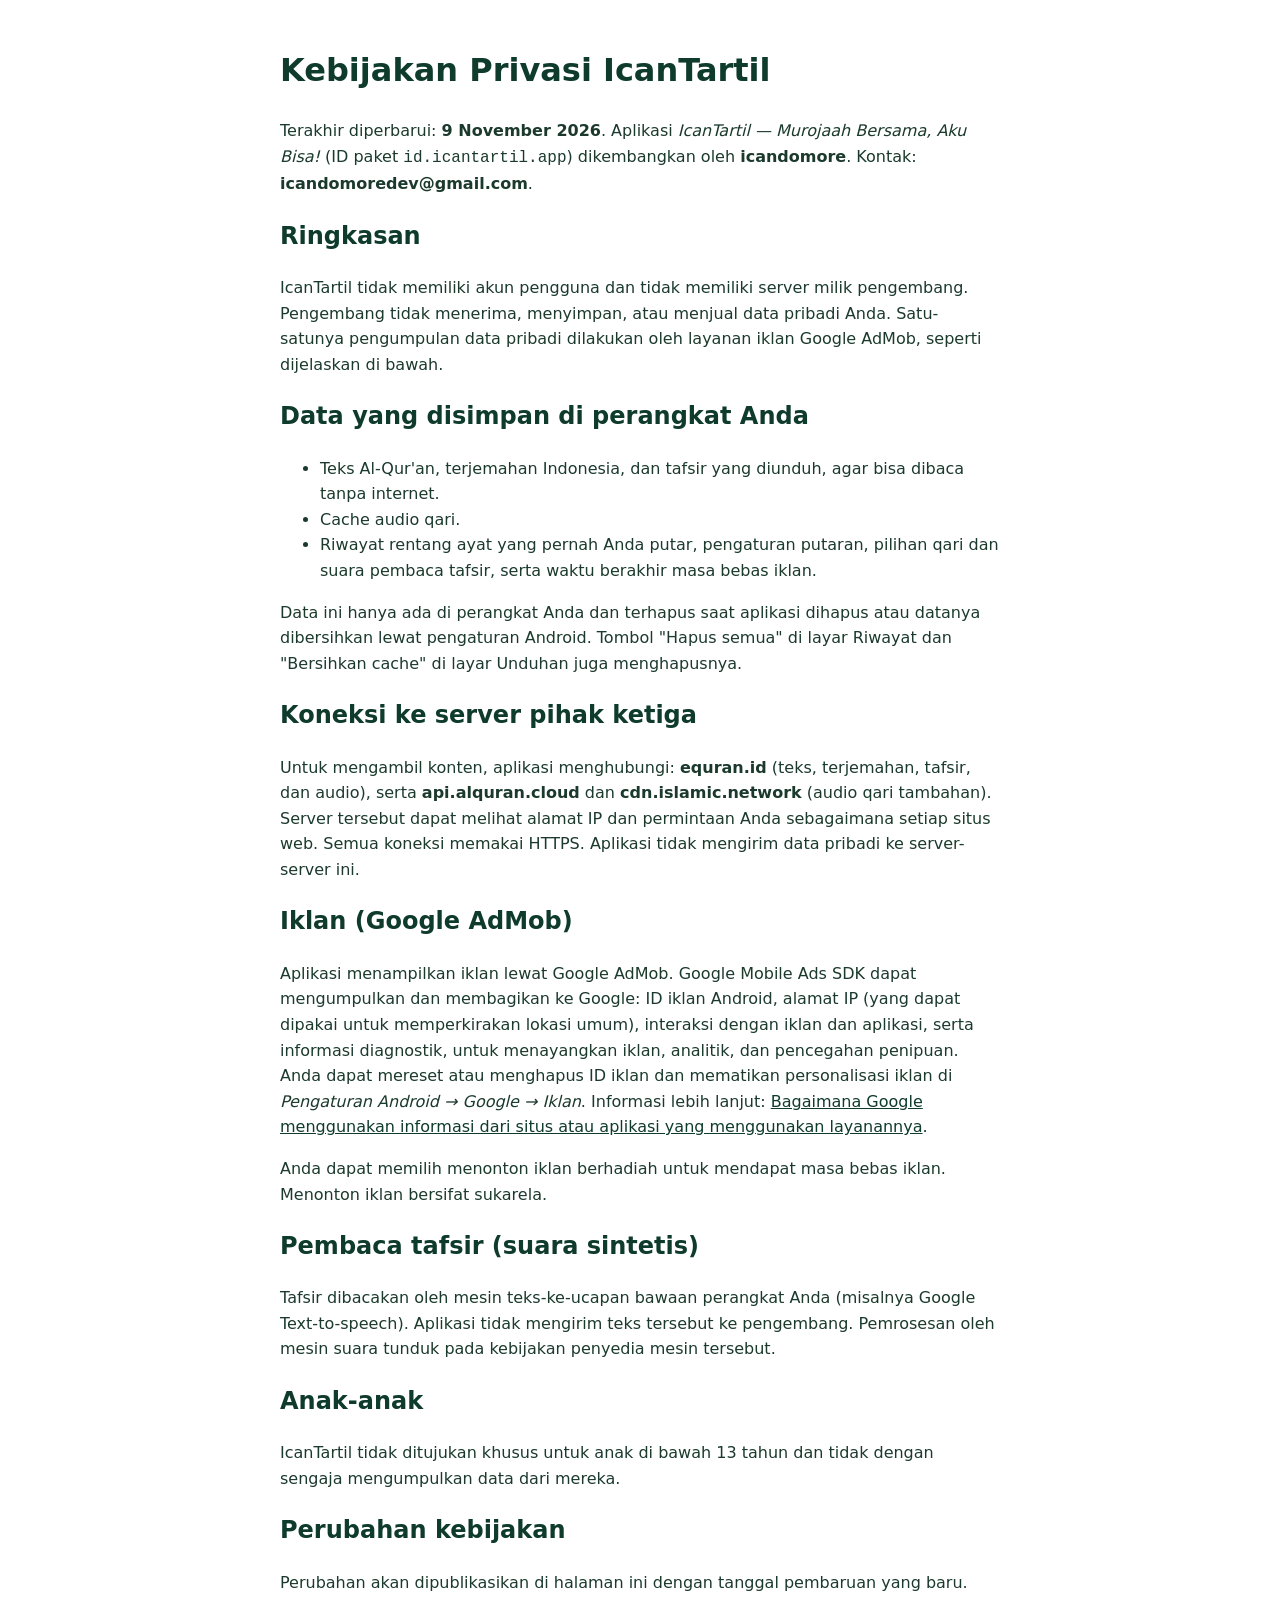
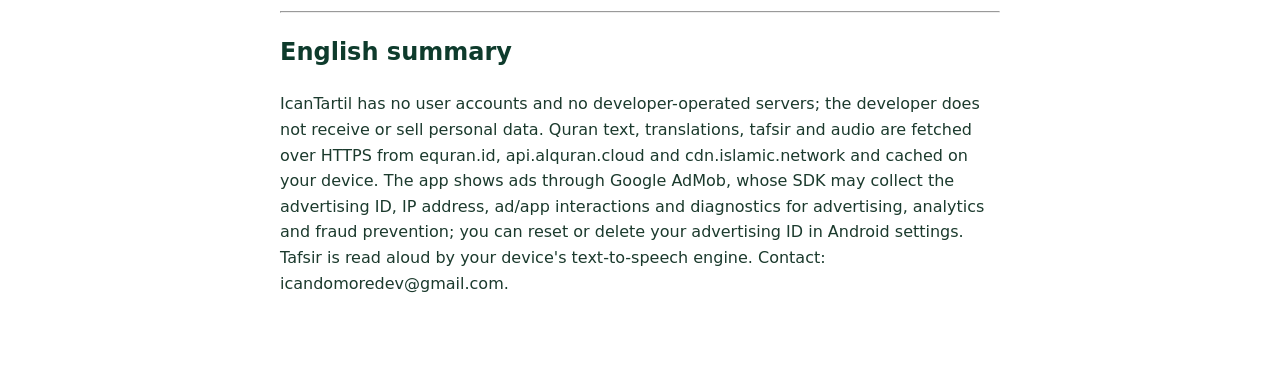
<file: kebijakanprivacyicantartil.html>
<!doctype html>
<html lang="id">
<head>
<meta charset="utf-8">
<meta name="viewport" content="width=device-width, initial-scale=1">
<title>Kebijakan Privasi IcanTartil</title>
<style>
  :root { color-scheme: light dark; --bg:#fff; --fg:#1b3a2d; --accent:#0e3b2c; }
  @media (prefers-color-scheme: dark) { :root { --bg:#0e3b2c; --fg:#f2f5f3; --accent:#d9b45a; } }
  body { margin:0; background:var(--bg); color:var(--fg); font:16px/1.6 system-ui, sans-serif; }
  main { max-width:720px; margin:0 auto; padding:24px 20px 64px; }
  h1,h2 { color:var(--accent); } a { color:var(--accent); }
</style>
</head>
<body>
<main>
<h1>Kebijakan Privasi IcanTartil</h1>
<p>Terakhir diperbarui: <strong>9 November 2026</strong>. Aplikasi <em>IcanTartil — Murojaah Bersama, Aku Bisa!</em> (ID paket <code>id.icantartil.app</code>) dikembangkan oleh <strong>icandomore</strong>. Kontak: <strong>icandomoredev@gmail.com</strong>.</p>

<h2>Ringkasan</h2>
<p>IcanTartil tidak memiliki akun pengguna dan tidak memiliki server milik pengembang. Pengembang tidak menerima, menyimpan, atau menjual data pribadi Anda. Satu-satunya pengumpulan data pribadi dilakukan oleh layanan iklan Google AdMob, seperti dijelaskan di bawah.</p>

<h2>Data yang disimpan di perangkat Anda</h2>
<ul>
  <li>Teks Al-Qur'an, terjemahan Indonesia, dan tafsir yang diunduh, agar bisa dibaca tanpa internet.</li>
  <li>Cache audio qari.</li>
  <li>Riwayat rentang ayat yang pernah Anda putar, pengaturan putaran, pilihan qari dan suara pembaca tafsir, serta waktu berakhir masa bebas iklan.</li>
</ul>
<p>Data ini hanya ada di perangkat Anda dan terhapus saat aplikasi dihapus atau datanya dibersihkan lewat pengaturan Android. Tombol "Hapus semua" di layar Riwayat dan "Bersihkan cache" di layar Unduhan juga menghapusnya.</p>

<h2>Koneksi ke server pihak ketiga</h2>
<p>Untuk mengambil konten, aplikasi menghubungi: <strong>equran.id</strong> (teks, terjemahan, tafsir, dan audio), serta <strong>api.alquran.cloud</strong> dan <strong>cdn.islamic.network</strong> (audio qari tambahan). Server tersebut dapat melihat alamat IP dan permintaan Anda sebagaimana setiap situs web. Semua koneksi memakai HTTPS. Aplikasi tidak mengirim data pribadi ke server-server ini.</p>

<h2>Iklan (Google AdMob)</h2>
<p>Aplikasi menampilkan iklan lewat Google AdMob. Google Mobile Ads SDK dapat mengumpulkan dan membagikan ke Google: ID iklan Android, alamat IP (yang dapat dipakai untuk memperkirakan lokasi umum), interaksi dengan iklan dan aplikasi, serta informasi diagnostik, untuk menayangkan iklan, analitik, dan pencegahan penipuan. Anda dapat mereset atau menghapus ID iklan dan mematikan personalisasi iklan di <em>Pengaturan Android → Google → Iklan</em>. Informasi lebih lanjut: <a href="https://policies.google.com/technologies/partner-sites">Bagaimana Google menggunakan informasi dari situs atau aplikasi yang menggunakan layanannya</a>.</p>
<p>Anda dapat memilih menonton iklan berhadiah untuk mendapat masa bebas iklan. Menonton iklan bersifat sukarela.</p>

<h2>Pembaca tafsir (suara sintetis)</h2>
<p>Tafsir dibacakan oleh mesin teks-ke-ucapan bawaan perangkat Anda (misalnya Google Text-to-speech). Aplikasi tidak mengirim teks tersebut ke pengembang. Pemrosesan oleh mesin suara tunduk pada kebijakan penyedia mesin tersebut.</p>

<h2>Anak-anak</h2>
<p>IcanTartil tidak ditujukan khusus untuk anak di bawah 13 tahun dan tidak dengan sengaja mengumpulkan data dari mereka.</p>

<h2>Perubahan kebijakan</h2>
<p>Perubahan akan dipublikasikan di halaman ini dengan tanggal pembaruan yang baru.</p>

<hr>
<h2>English summary</h2>
<p>IcanTartil has no user accounts and no developer-operated servers; the developer does not receive or sell personal data. Quran text, translations, tafsir and audio are fetched over HTTPS from equran.id, api.alquran.cloud and cdn.islamic.network and cached on your device. The app shows ads through Google AdMob, whose SDK may collect the advertising ID, IP address, ad/app interactions and diagnostics for advertising, analytics and fraud prevention; you can reset or delete your advertising ID in Android settings. Tafsir is read aloud by your device's text-to-speech engine. Contact: icandomoredev@gmail.com.</p>
</main>
</body>
</html>
</file>
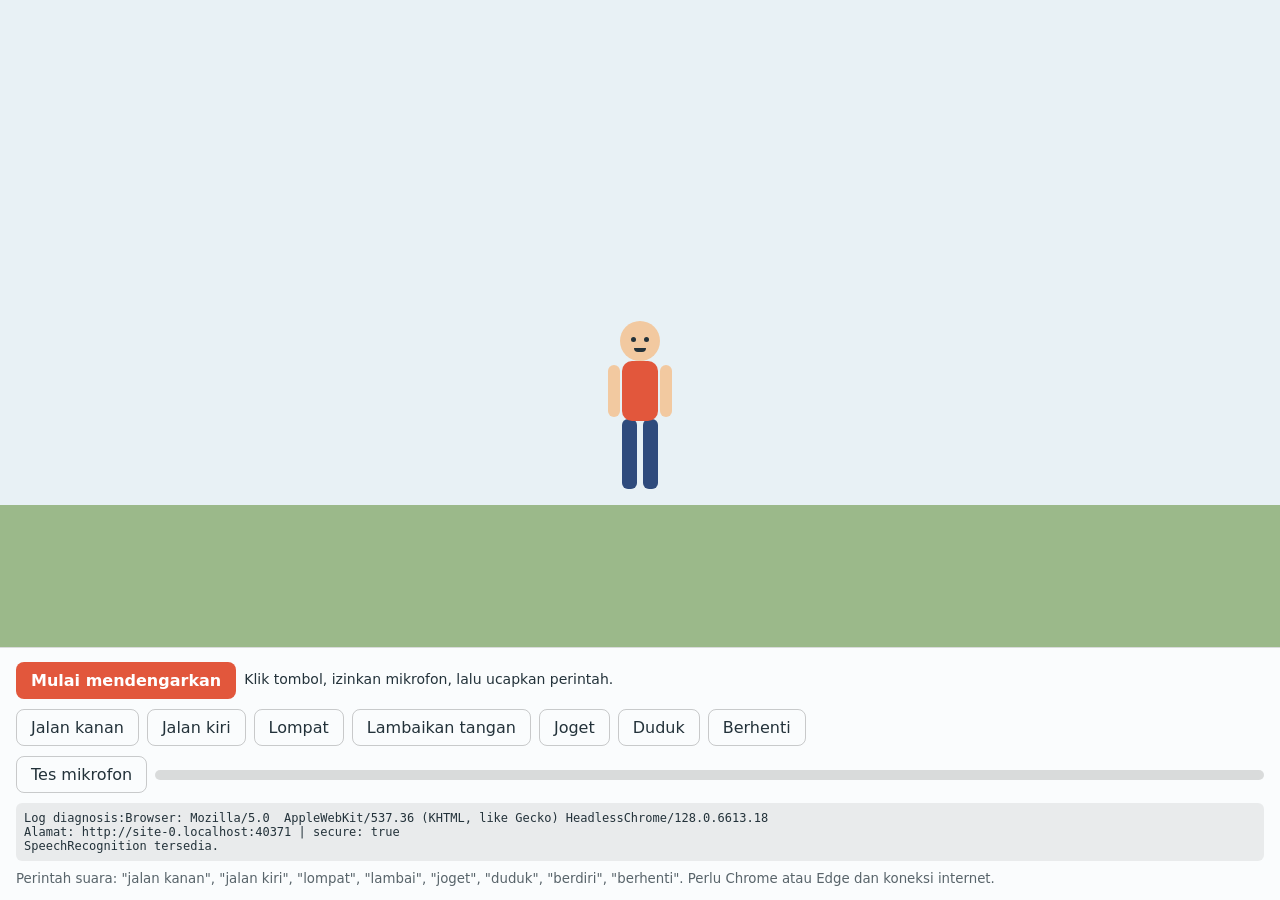
<file: orang-voice-command-test.html>
<!DOCTYPE html>
<html lang="id">
<head>
<meta charset="UTF-8">
<meta name="viewport" content="width=device-width, initial-scale=1">
<title>Si Budi: animasi perintah suara</title>
<style>
  :root{--bg:#e8f1f5;--ground:#9bb98a;--ink:#23323a;--skin:#f2c9a0;--shirt:#e2573c;--pants:#2f4b7c;--panel:#ffffffcc}
  @media (prefers-color-scheme: dark){:root{--bg:#1b2730;--ground:#44614a;--ink:#e8eef1;--panel:#26343ecc}}
  *{box-sizing:border-box}
  html,body{height:100%;margin:0}
  body{background:var(--bg);color:var(--ink);font-family:system-ui,-apple-system,"Segoe UI",sans-serif;display:flex;flex-direction:column}
  .stage{position:relative;flex:1;min-height:320px;overflow:hidden}
  .ground{position:absolute;left:0;right:0;bottom:0;height:22%;background:var(--ground)}
  #budi{position:absolute;bottom:calc(22% - 6px);left:50%;width:90px;height:190px;margin-left:-45px;transition:left .1s linear}
  .bubble{position:absolute;bottom:200px;left:50%;transform:translateX(-50%);background:var(--panel);padding:6px 12px;border-radius:14px;font-size:14px;white-space:nowrap;opacity:0;transition:opacity .2s}
  .bubble.on{opacity:1}
  .part{position:absolute;transform-origin:50% 0}
  .head{left:25px;top:0;width:40px;height:40px;border-radius:50%;background:var(--skin);z-index:3}
  .head::before,.head::after{content:"";position:absolute;top:16px;width:5px;height:5px;border-radius:50%;background:#23323a}
  .head::before{left:11px}.head::after{right:11px}
  .mouth{position:absolute;left:14px;top:27px;width:12px;height:4px;border-radius:0 0 8px 8px;background:#23323a}
  .body{left:27px;top:40px;width:36px;height:60px;border-radius:10px;background:var(--shirt);z-index:2}
  .arm{top:44px;width:12px;height:52px;border-radius:6px;background:var(--skin);z-index:1}
  .arm.l{left:13px}.arm.r{left:65px}
  .leg{top:98px;width:15px;height:70px;border-radius:6px;background:var(--pants)}
  .leg.l{left:27px}.leg.r{left:48px}
  #budi.face-left .rig{transform:scaleX(-1)}
  .rig{position:absolute;inset:0}
  /* animasi */
  .walk .leg.l{animation:sw .5s ease-in-out infinite alternate}
  .walk .leg.r{animation:sw .5s ease-in-out infinite alternate-reverse}
  .walk .arm.l{animation:sw .5s ease-in-out infinite alternate-reverse}
  .walk .arm.r{animation:sw .5s ease-in-out infinite alternate}
  @keyframes sw{from{transform:rotate(-28deg)}to{transform:rotate(28deg)}}
  .jump .rig{animation:jmp .7s ease-out}
  @keyframes jmp{0%,100%{transform:translateY(0)}45%{transform:translateY(-90px)}}
  .wave .arm.r{animation:wv .35s ease-in-out infinite alternate;transform-origin:50% 6px}
  @keyframes wv{from{transform:rotate(150deg)}to{transform:rotate(200deg)}}
  .dance .rig{animation:dn .4s ease-in-out infinite alternate}
  .dance .arm.l{animation:wv .4s ease-in-out infinite alternate}
  .dance .arm.r{animation:wv .4s ease-in-out infinite alternate-reverse}
  @keyframes dn{from{transform:rotate(-6deg)}to{transform:rotate(6deg)}}
  .sit .leg{transform:rotate(-85deg)}
  .sit .rig{transform:translateY(40px)}
  .panel{background:var(--panel);padding:14px 16px;display:flex;flex-direction:column;gap:10px;border-top:1px solid #0002}
  .row{display:flex;flex-wrap:wrap;gap:8px;align-items:center}
  button{font:inherit;padding:8px 14px;border-radius:8px;border:1px solid #0003;background:transparent;color:inherit;cursor:pointer}
  button:hover{background:#0001}
  button:focus-visible{outline:3px solid #2f80ed;outline-offset:2px}
  #mic{background:var(--shirt);color:#fff;border-color:transparent;font-weight:600}
  #mic.on{background:#1e8f5a}
  #status{font-size:14px;min-height:1.3em}
  small{opacity:.75}
  @media (prefers-reduced-motion:reduce){.walk *,.wave *,.dance *{animation-duration:2s!important}}
</style>
</head>
<body>
<div class="stage">
  <div id="budi">
    <div class="bubble" id="bubble"></div>
    <div class="rig">
      <div class="part leg l"></div><div class="part leg r"></div>
      <div class="part arm l"></div><div class="part arm r"></div>
      <div class="part body"></div>
      <div class="part head"><div class="mouth"></div></div>
    </div>
  </div>
  <div class="ground"></div>
</div>
<div class="panel">
  <div class="row">
    <button id="mic">Mulai mendengarkan</button>
    <span id="status">Klik tombol, izinkan mikrofon, lalu ucapkan perintah.</span>
  </div>
  <div class="row" id="manual">
    <button data-c="kanan">Jalan kanan</button>
    <button data-c="kiri">Jalan kiri</button>
    <button data-c="lompat">Lompat</button>
    <button data-c="lambai">Lambaikan tangan</button>
    <button data-c="joget">Joget</button>
    <button data-c="duduk">Duduk</button>
    <button data-c="berhenti">Berhenti</button>
  </div>
  <div class="row"><button id="test">Tes mikrofon</button>
    <div style="flex:1;min-width:140px;height:10px;border-radius:5px;background:#0002;overflow:hidden"><div id="lvl" style="height:100%;width:0;background:#1e8f5a"></div></div></div>
  <pre id="log" style="margin:0;max-height:110px;overflow:auto;font-size:12px;background:#0001;padding:8px;border-radius:6px;white-space:pre-wrap">Log diagnosis:</pre>
  <small>Perintah suara: "jalan kanan", "jalan kiri", "lompat", "lambai", "joget", "duduk", "berdiri", "berhenti". Perlu Chrome atau Edge dan koneksi internet.</small>
</div>

<script>
const budi = document.getElementById('budi');
const bubble = document.getElementById('bubble');
const statusEl = document.getElementById('status');
const micBtn = document.getElementById('mic');
let x = 0, dir = 0, bubbleTimer;

function setPose(p){
  budi.classList.remove('walk','jump','wave','dance','sit');
  if(p) budi.classList.add(p);
}
function say(t){
  bubble.textContent = t; bubble.classList.add('on');
  clearTimeout(bubbleTimer);
  bubbleTimer = setTimeout(()=>bubble.classList.remove('on'),1800);
}
function run(cmd){
  switch(cmd){
    case 'kanan': dir=1; budi.classList.remove('face-left'); setPose('walk'); say('Siap, ke kanan!'); break;
    case 'kiri': dir=-1; budi.classList.add('face-left'); setPose('walk'); say('Siap, ke kiri!'); break;
    case 'lompat': { const w=dir; setPose('jump'); say('Hup!');
      setTimeout(()=>{ setPose(w?'walk':''); },700); break; }
    case 'lambai': dir=0; setPose('wave'); say('Halo!'); break;
    case 'joget': dir=0; setPose('dance'); say('Ayo joget!'); break;
    case 'duduk': dir=0; setPose('sit'); say('Duduk dulu.'); break;
    case 'berdiri': case 'berhenti': dir=0; setPose(''); say('Oke.'); break;
  }
}
const keywords = [
  ['kanan','kanan'],['kiri','kiri'],['lompat','lompat'],['loncat','lompat'],
  ['lambai','lambai'],['halo','lambai'],['joget','joget'],['menari','joget'],
  ['duduk','duduk'],['berdiri','berdiri'],['berhenti','berhenti'],['stop','berhenti'],['diam','berhenti']
];
function parse(text){
  const t = text.toLowerCase();
  for(const [k,c] of keywords) if(t.includes(k)) return c;
  return null;
}

// gerak horizontal
let last = performance.now();
function loop(now){
  const dt = (now-last)/1000; last = now;
  if(dir){
    const half = budi.parentElement.clientWidth/2 - 60;
    x = Math.max(-half, Math.min(half, x + dir*160*dt));
    budi.style.transform = `translateX(${x}px)`;
    if(Math.abs(x)>=half){ dir=0; setPose(''); }
  }
  requestAnimationFrame(loop);
}
requestAnimationFrame(loop);

document.querySelectorAll('#manual button').forEach(b=>b.onclick=()=>run(b.dataset.c));

// pengenalan suara + diagnosis
const logEl = document.getElementById('log');
function log(m){ logEl.textContent += m+'\n'; logEl.scrollTop = logEl.scrollHeight; }
log('Browser: '+navigator.userAgent.replace(/\(.*?\)/,'').slice(0,80));
log('Alamat: '+location.protocol+'//'+(location.host||'(file)')+' | secure: '+window.isSecureContext);

// tes mikrofon + meter volume
document.getElementById('test').onclick = async ()=>{
  try{
    const st = await navigator.mediaDevices.getUserMedia({audio:true});
    log('Mikrofon OK: '+st.getAudioTracks()[0].label);
    const ac = new (window.AudioContext||window.webkitAudioContext)();
    const an = ac.createAnalyser(); ac.createMediaStreamSource(st).connect(an);
    const buf = new Uint8Array(an.fftSize); const t0=Date.now();
    (function tick(){
      an.getByteTimeDomainData(buf);
      let m=0; for(const v of buf) m=Math.max(m,Math.abs(v-128));
      document.getElementById('lvl').style.width=Math.min(100,m*2.5)+'%';
      if(Date.now()-t0<8000) requestAnimationFrame(tick);
      else { st.getTracks().forEach(t=>t.stop()); ac.close(); document.getElementById('lvl').style.width='0'; log('Tes selesai.'); }
    })();
    log('Bicara sekarang (8 detik): bar hijau harus bergerak.');
  }catch(e){ log('Mikrofon GAGAL: '+e.name+' - '+e.message); }
};

const SR = window.SpeechRecognition || window.webkitSpeechRecognition;
let rec, listening = false;
const isFile = location.protocol==='file:';
if(!SR){
  micBtn.disabled = true;
  statusEl.textContent = 'Browser ini tidak mendukung pengenalan suara. Gunakan Chrome atau Edge, atau pakai tombol manual.';
  log('SpeechRecognition TIDAK tersedia di browser ini.');
} else {
  log('SpeechRecognition tersedia.');
  rec = new SR();
  rec.lang = 'id-ID';
  rec.continuous = false;
  rec.interimResults = true;
  rec.onstart = ()=>{ window.__started=true; window.__lastCmd=null; log('start: mendengarkan dimulai'); };
  rec.onaudiostart = ()=>log('audiostart: audio mikrofon masuk');
  rec.onsoundstart = ()=>log('soundstart: ada bunyi');
  rec.onaudioend = ()=>log('audioend');
  rec.onnomatch = ()=>log('nomatch: suara tidak dikenali');
  rec.onspeechstart = ()=>log('speechstart: suara terdeteksi');
  rec.onresult = e=>{
    let text='';
    for(let k=0;k<e.results.length;k++) text += e.results[k][0].transcript+' ';
    text = text.trim();
    statusEl.textContent = 'Terdengar: "'+text+'"';
    const cmd = parse(text);
    if(cmd && cmd !== window.__lastCmd){
      window.__lastCmd = cmd;
      log('perintah: "'+text+'" → '+cmd);
      run(cmd);
      statusEl.textContent += ' → '+cmd;
    } else if(!cmd && e.results[e.results.length-1].isFinal){
      statusEl.textContent += ' (perintah tidak dikenal)';
    }
  };
  rec.onerror = e=>{
    log('ERROR: '+e.error+(e.message?' - '+e.message:''));
    const m = {'not-allowed':'Izin mikrofon ditolak atau diblokir.',
      'service-not-allowed':'Layanan suara diblokir oleh browser.',
      'no-speech':'Tidak ada suara terdeteksi. Coba bicara lebih dekat ke mikrofon.',
      'network':'Browser tidak bisa menjangkau layanan suara. Matikan VPN, atau coba Safari / Google Chrome asli / Edge.',
      'audio-capture':'Mikrofon tidak ditemukan.','language-not-supported':'Bahasa tidak didukung.'};
    statusEl.textContent = m[e.error] || ('Error: '+e.error);
    if(['network','not-allowed','service-not-allowed','audio-capture','language-not-supported'].includes(e.error)){
      window.__fatal=true; log('Berhenti mencoba ulang karena error ini tidak bisa diatasi otomatis.');
    }
  };
  rec.onend = ()=>{
    log('end: sesi selesai');
    if(!window.__started){
      window.__fatal=true;
      if(location.protocol==='file:'){
        log('Sesi berakhir TANPA mulai. Chrome memblokir ini di file://. Buka lewat http://localhost atau https.');
        statusEl.textContent='Diblokir di mode file. Buka lewat localhost atau https.';
      } else {
        log('Sesi berakhir TANPA mulai di '+location.origin+'. Kemungkinan: mikrofon Chrome/macOS diblokir, atau layanan suara Google tidak terjangkau.');
        statusEl.textContent='Pengenalan suara tidak bisa mulai. Cek log dan izin mikrofon (Chrome dan macOS).';
      }
    }
    if(listening && !isFile && !window.__fatal){ setTimeout(()=>{ try{rec.start();}catch(_){} },300); }
    else stop();
  };
  micBtn.onclick = ()=> listening ? stop() : start();
}
async function start(){
  window.__started=false; window.__fatal=false;
  listening=true; micBtn.textContent='Berhenti mendengarkan'; micBtn.classList.add('on');
  statusEl.textContent='Meminta izin mikrofon…';
  try{
    if(navigator.permissions){
      try{ const p=await navigator.permissions.query({name:'microphone'}); log('Status izin mikrofon: '+p.state); }catch(_){}
    }
    const st=await navigator.mediaDevices.getUserMedia({audio:true});
    st.getTracks().forEach(t=>t.stop());
    log('Izin mikrofon diberikan.');
  }catch(e){
    log('Izin mikrofon GAGAL: '+e.name+' - '+e.message);
    statusEl.textContent='Izin mikrofon ditolak/diblokir ('+e.name+').';
    stop(); return;
  }
  statusEl.textContent='Mendengarkan… ucapkan perintah.';
  try{rec.start();}catch(e){ log('start gagal: '+e.message); }
}
function stop(){ listening=false; micBtn.textContent='Mulai mendengarkan'; micBtn.classList.remove('on');
  try{rec.stop();}catch(_){} }
</script>
</body>
</html>
</file>
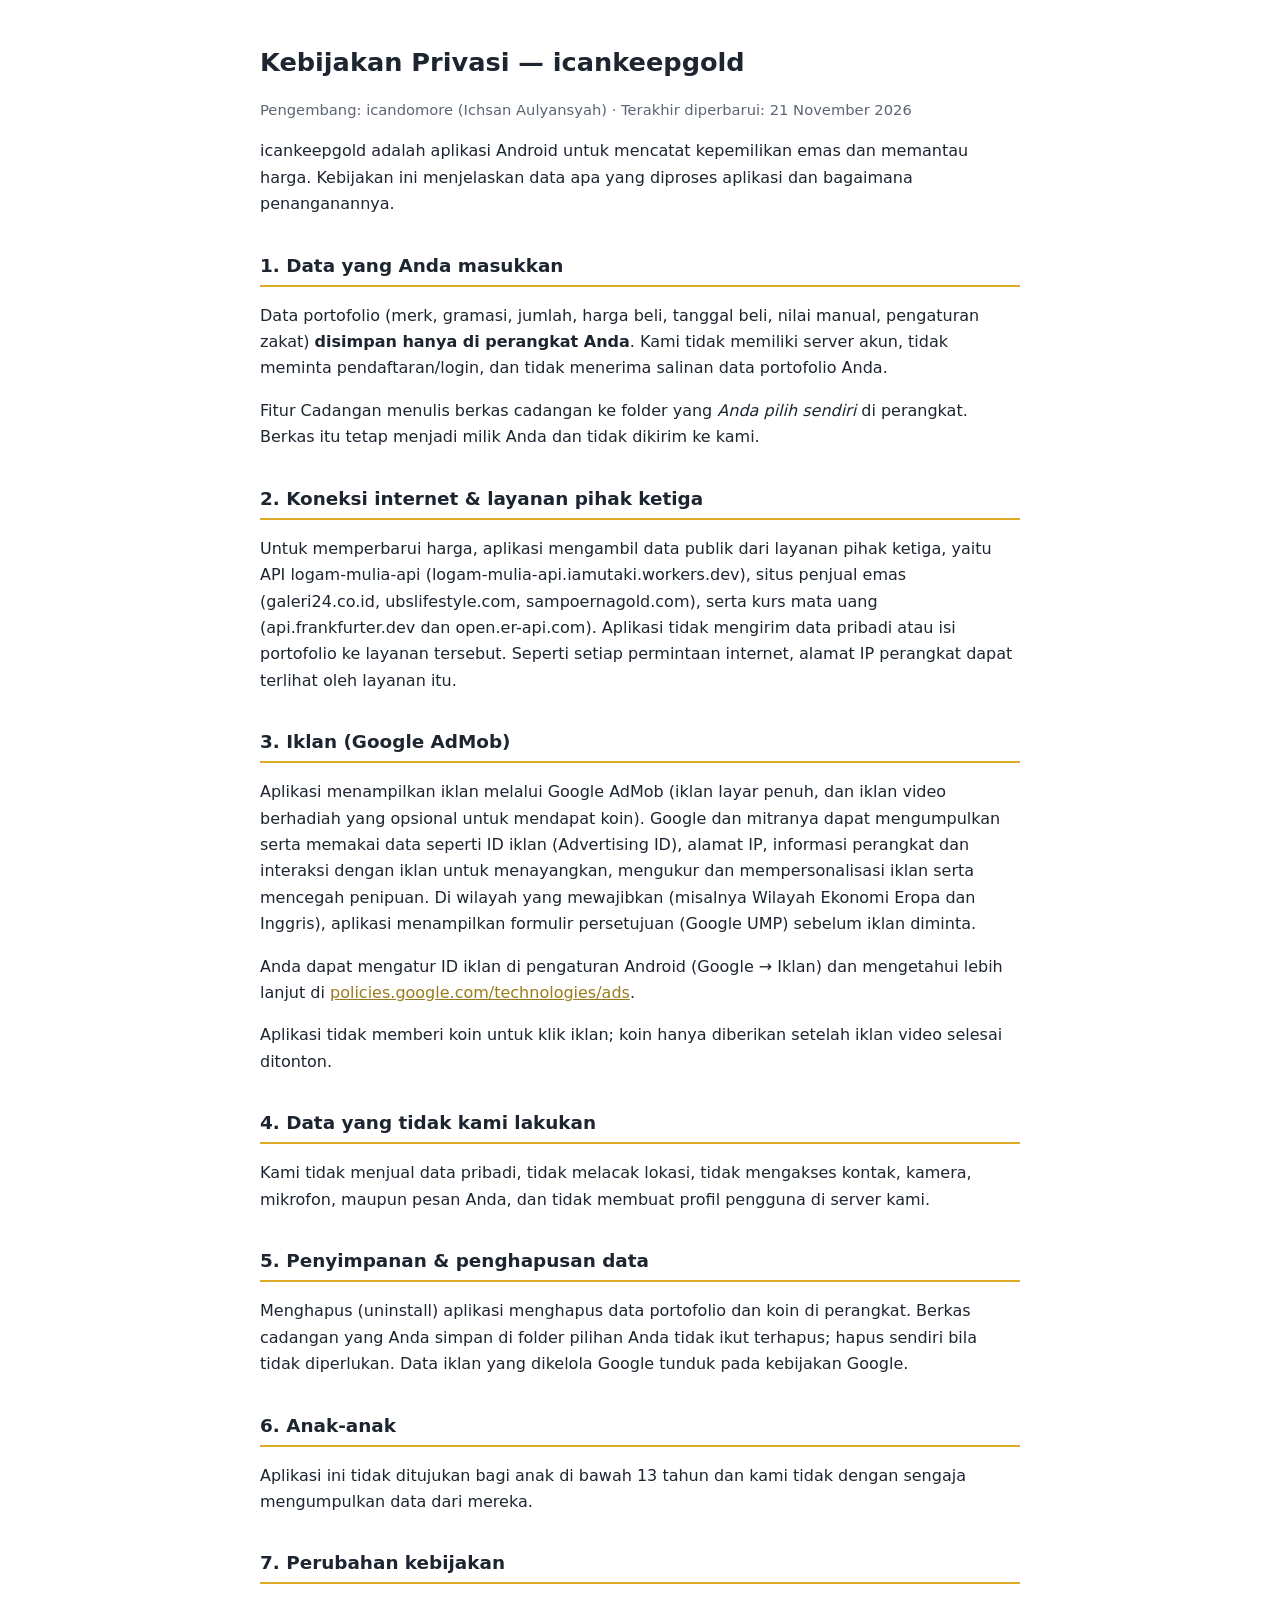
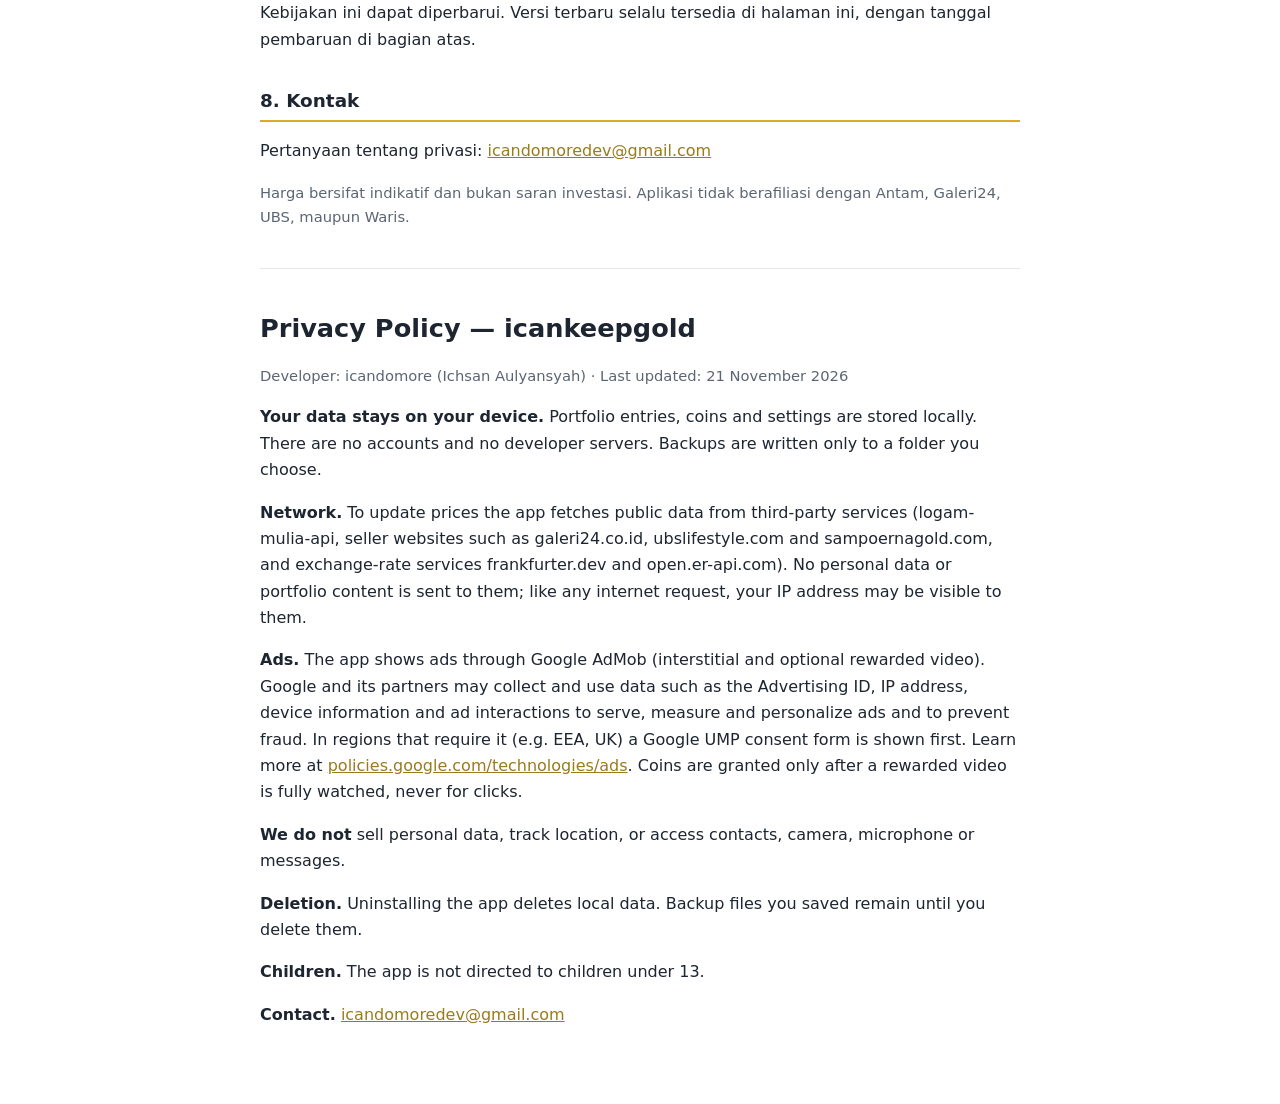
<file: privacy-icankeepgold.html>
<!DOCTYPE html>
<html lang="id">
<head>
<meta charset="utf-8">
<meta name="viewport" content="width=device-width, initial-scale=1">
<title>Kebijakan Privasi icankeepgold.</title>
<style>
  body{font-family:system-ui,-apple-system,Segoe UI,Roboto,sans-serif;max-width:760px;margin:0 auto;padding:24px 18px 60px;line-height:1.65;color:#1d2531;background:#fff}
  h1{font-size:1.6rem;margin-bottom:.2em} h2{font-size:1.15rem;margin-top:1.8em;border-bottom:2px solid #dda928;padding-bottom:.2em}
  .muted{color:#5b6573;font-size:.92rem} a{color:#9a7b1c}
  hr{border:0;border-top:1px solid #e3e6ea;margin:2.4em 0}
</style>
</head>
<body>

<h1>Kebijakan Privasi &mdash; icankeepgold</h1>
<p class="muted">Pengembang: icandomore (Ichsan Aulyansyah) &middot; Terakhir diperbarui: 21 November 2026</p>

<p>icankeepgold adalah aplikasi Android untuk mencatat kepemilikan emas dan memantau harga. Kebijakan ini menjelaskan data apa yang diproses aplikasi dan bagaimana penanganannya.</p>

<h2>1. Data yang Anda masukkan</h2>
<p>Data portofolio (merk, gramasi, jumlah, harga beli, tanggal beli, nilai manual, pengaturan zakat) <strong>disimpan hanya di perangkat Anda</strong>. Kami tidak memiliki server akun, tidak meminta pendaftaran/login, dan tidak menerima salinan data portofolio Anda.</p>
<p>Fitur Cadangan menulis berkas cadangan ke folder yang <em>Anda pilih sendiri</em> di perangkat. Berkas itu tetap menjadi milik Anda dan tidak dikirim ke kami.</p>

<h2>2. Koneksi internet &amp; layanan pihak ketiga</h2>
<p>Untuk memperbarui harga, aplikasi mengambil data publik dari layanan pihak ketiga, yaitu API logam-mulia-api (logam-mulia-api.iamutaki.workers.dev), situs penjual emas (galeri24.co.id, ubslifestyle.com, sampoernagold.com), serta kurs mata uang (api.frankfurter.dev dan open.er-api.com). Aplikasi tidak mengirim data pribadi atau isi portofolio ke layanan tersebut. Seperti setiap permintaan internet, alamat IP perangkat dapat terlihat oleh layanan itu.</p>

<h2>3. Iklan (Google AdMob)</h2>
<p>Aplikasi menampilkan iklan melalui Google AdMob (iklan layar penuh, dan iklan video berhadiah yang opsional untuk mendapat koin). Google dan mitranya dapat mengumpulkan serta memakai data seperti ID iklan (Advertising ID), alamat IP, informasi perangkat dan interaksi dengan iklan untuk menayangkan, mengukur dan mempersonalisasi iklan serta mencegah penipuan. Di wilayah yang mewajibkan (misalnya Wilayah Ekonomi Eropa dan Inggris), aplikasi menampilkan formulir persetujuan (Google UMP) sebelum iklan diminta.</p>
<p>Anda dapat mengatur ID iklan di pengaturan Android (Google &rarr; Iklan) dan mengetahui lebih lanjut di <a href="https://policies.google.com/technologies/ads">policies.google.com/technologies/ads</a>.</p>
<p>Aplikasi tidak memberi koin untuk klik iklan; koin hanya diberikan setelah iklan video selesai ditonton.</p>

<h2>4. Data yang tidak kami lakukan</h2>
<p>Kami tidak menjual data pribadi, tidak melacak lokasi, tidak mengakses kontak, kamera, mikrofon, maupun pesan Anda, dan tidak membuat profil pengguna di server kami.</p>

<h2>5. Penyimpanan &amp; penghapusan data</h2>
<p>Menghapus (uninstall) aplikasi menghapus data portofolio dan koin di perangkat. Berkas cadangan yang Anda simpan di folder pilihan Anda tidak ikut terhapus; hapus sendiri bila tidak diperlukan. Data iklan yang dikelola Google tunduk pada kebijakan Google.</p>

<h2>6. Anak-anak</h2>
<p>Aplikasi ini tidak ditujukan bagi anak di bawah 13 tahun dan kami tidak dengan sengaja mengumpulkan data dari mereka.</p>

<h2>7. Perubahan kebijakan</h2>
<p>Kebijakan ini dapat diperbarui. Versi terbaru selalu tersedia di halaman ini, dengan tanggal pembaruan di bagian atas.</p>

<h2>8. Kontak</h2>
<p>Pertanyaan tentang privasi: <a href="mailto:icandomoredev@gmail.com">icandomoredev@gmail.com</a></p>

<p class="muted">Harga bersifat indikatif dan bukan saran investasi. Aplikasi tidak berafiliasi dengan Antam, Galeri24, UBS, maupun Waris.</p>

<hr>

<h1 lang="en">Privacy Policy &mdash; icankeepgold</h1>
<p class="muted" lang="en">Developer: icandomore (Ichsan Aulyansyah) &middot; Last updated: 21 November 2026</p>
<div lang="en">
<p><strong>Your data stays on your device.</strong> Portfolio entries, coins and settings are stored locally. There are no accounts and no developer servers. Backups are written only to a folder you choose.</p>
<p><strong>Network.</strong> To update prices the app fetches public data from third-party services (logam-mulia-api, seller websites such as galeri24.co.id, ubslifestyle.com and sampoernagold.com, and exchange-rate services frankfurter.dev and open.er-api.com). No personal data or portfolio content is sent to them; like any internet request, your IP address may be visible to them.</p>
<p><strong>Ads.</strong> The app shows ads through Google AdMob (interstitial and optional rewarded video). Google and its partners may collect and use data such as the Advertising ID, IP address, device information and ad interactions to serve, measure and personalize ads and to prevent fraud. In regions that require it (e.g. EEA, UK) a Google UMP consent form is shown first. Learn more at <a href="https://policies.google.com/technologies/ads">policies.google.com/technologies/ads</a>. Coins are granted only after a rewarded video is fully watched, never for clicks.</p>
<p><strong>We do not</strong> sell personal data, track location, or access contacts, camera, microphone or messages.</p>
<p><strong>Deletion.</strong> Uninstalling the app deletes local data. Backup files you saved remain until you delete them.</p>
<p><strong>Children.</strong> The app is not directed to children under 13.</p>
<p><strong>Contact.</strong> <a href="mailto:icandomoredev@gmail.com">icandomoredev@gmail.com</a></p>
</div>

</body>
</html>
</file>
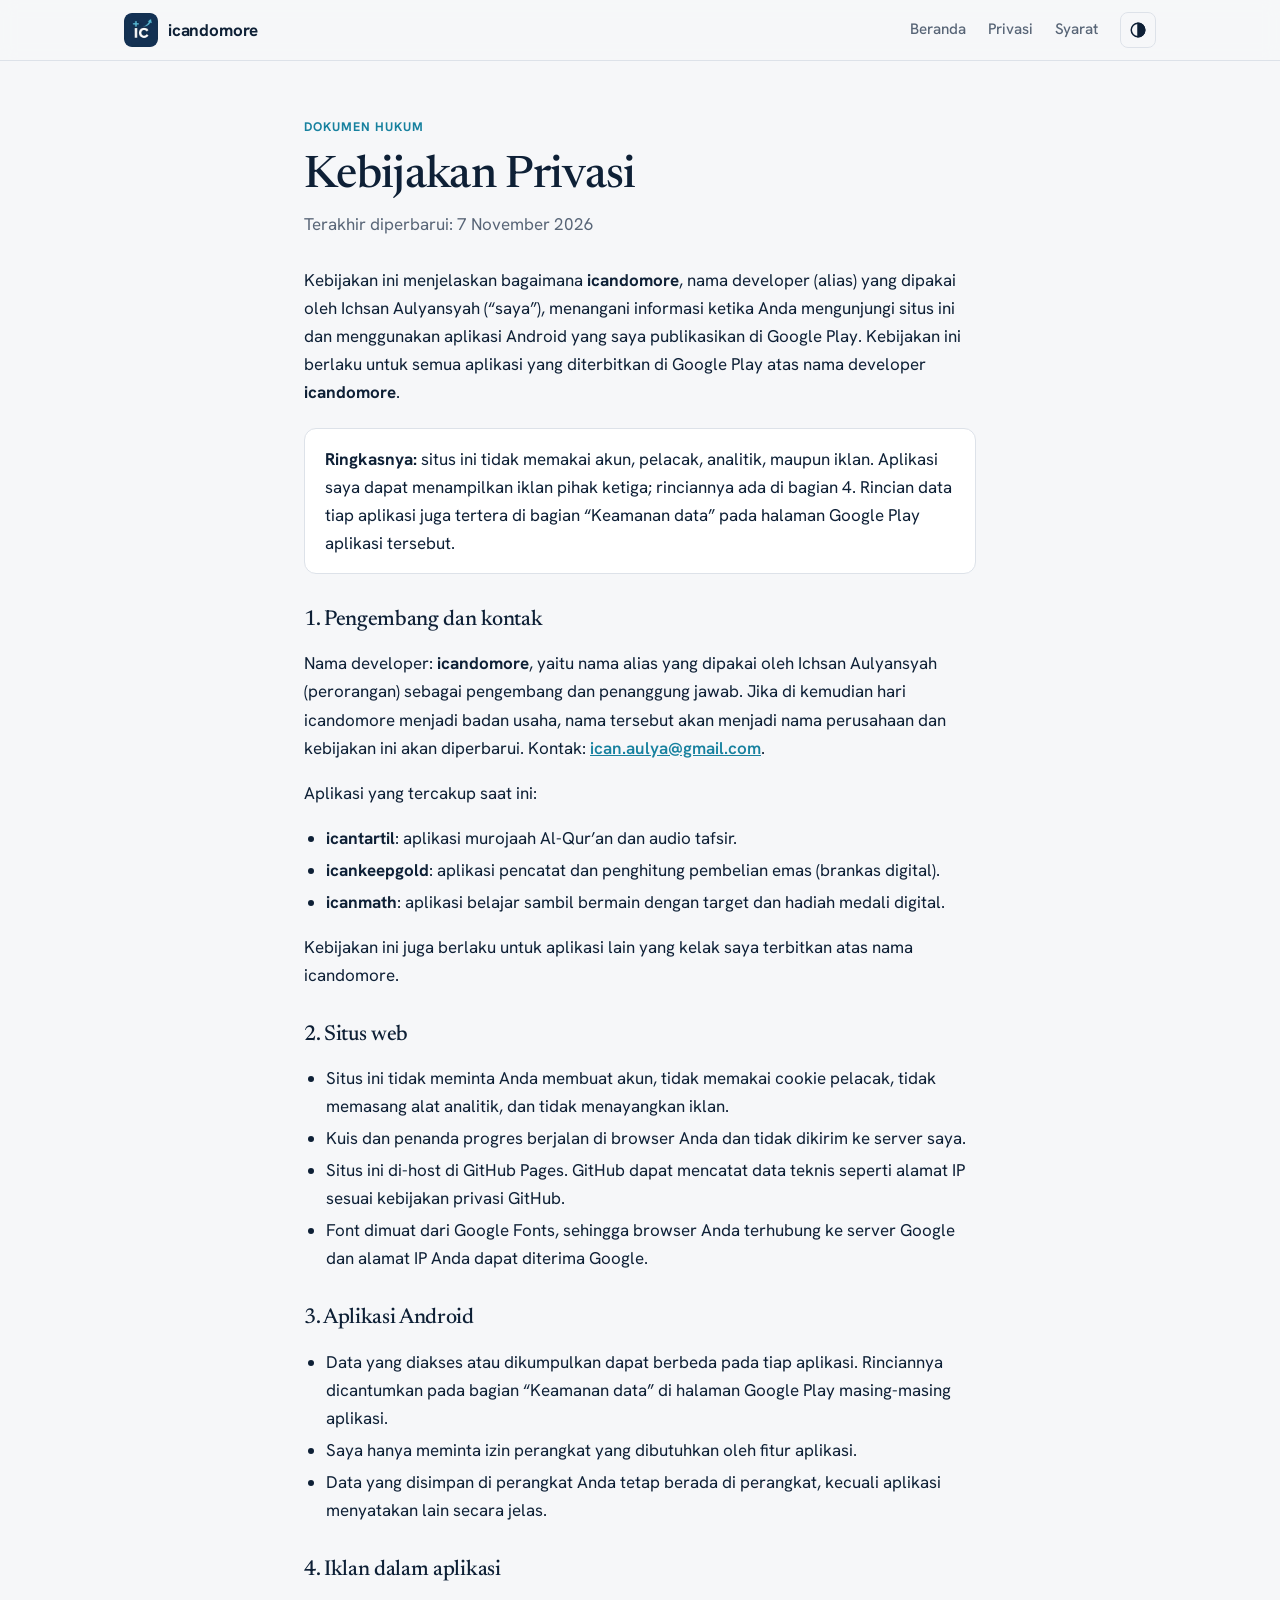
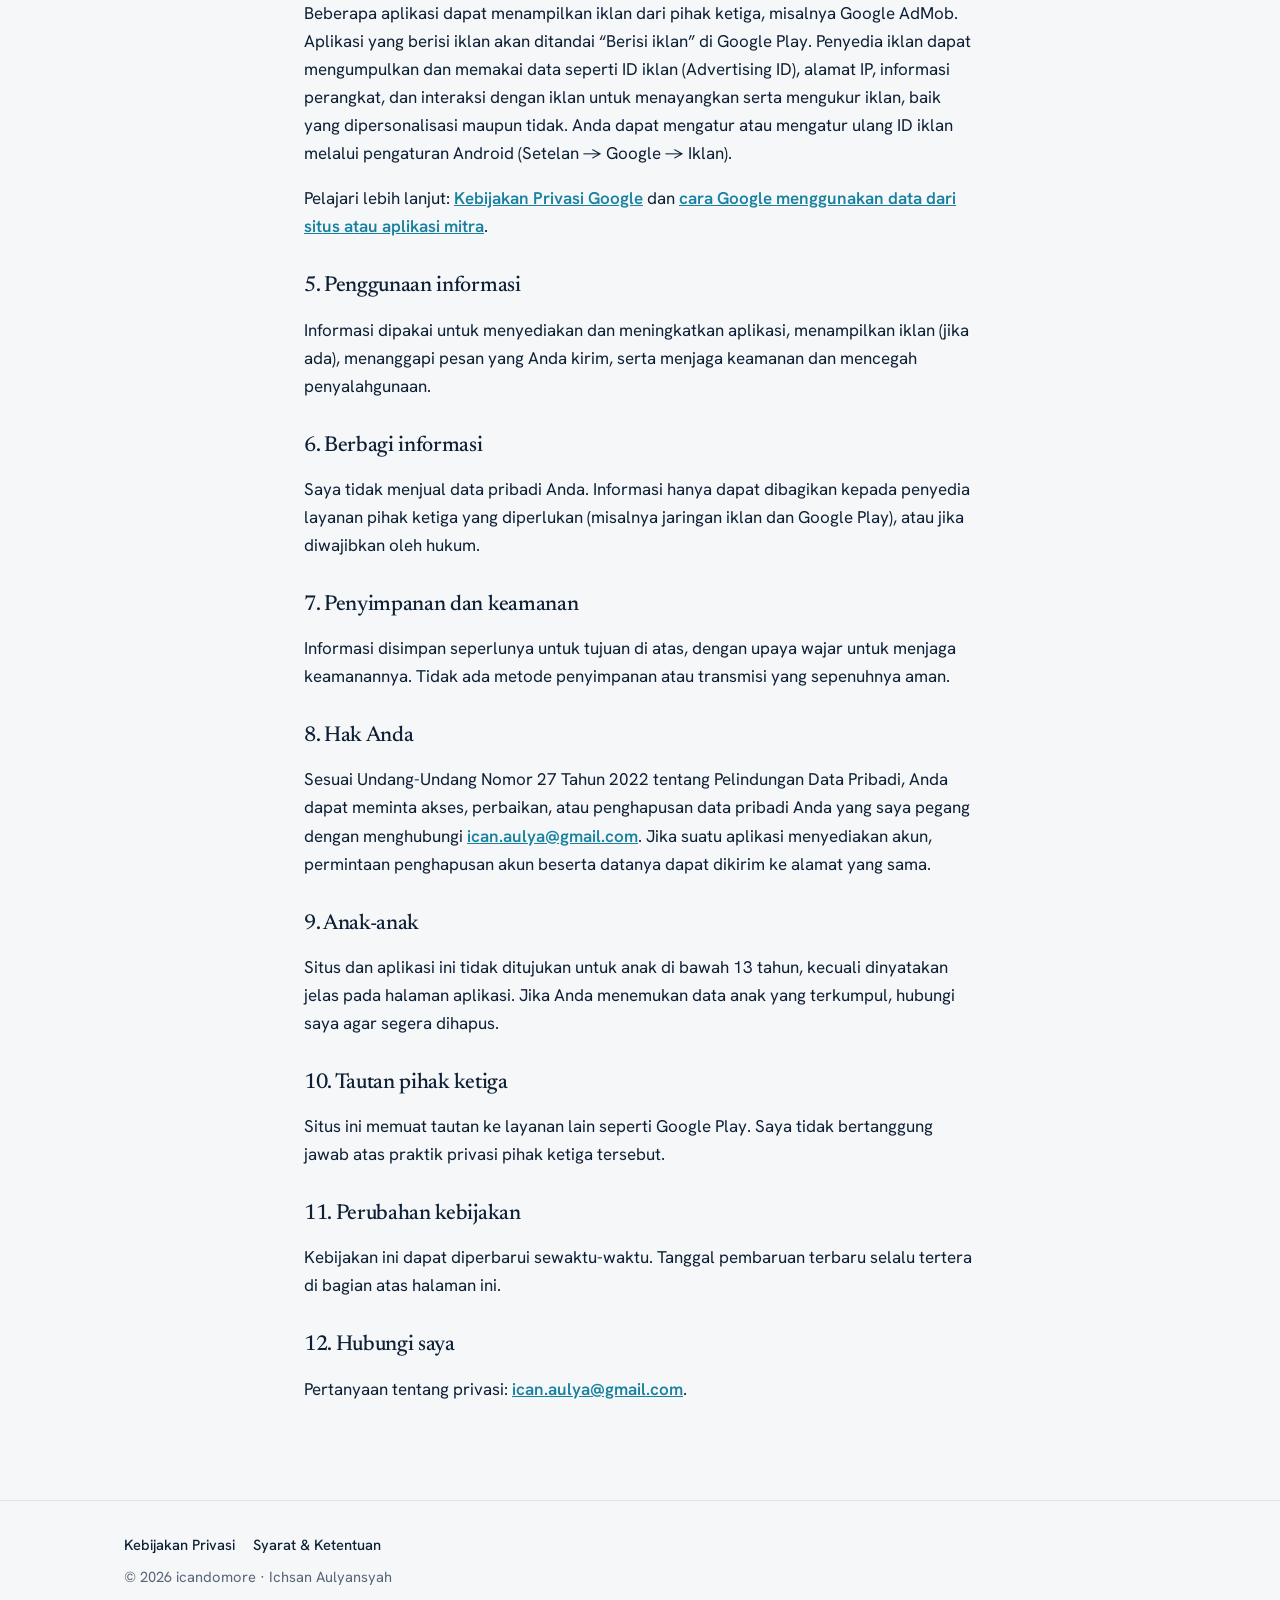
<file: privacy.html>
<!DOCTYPE html><html lang="id"><head><meta charset="utf-8"><meta name="viewport" content="width=device-width, initial-scale=1, viewport-fit=cover"><title>Kebijakan Privasi · icandomore</title><link rel="icon" type="image/png" href="[data-uri]"><meta name="theme-color" content="#133153"><link rel="preconnect" href="https://fonts.googleapis.com"><link href="https://fonts.googleapis.com/css2?family=Newsreader:wght@500;600&family=Hanken+Grotesk:wght@400;500;600;700&display=swap" rel="stylesheet"><link rel="stylesheet" href="style.css"></head><body>
<nav><div class="wrap"><a class="logo" href="index.html"><img src="[data-uri]" alt="" width="34" height="34">icandomore</a><div class="links"><a class="keep" href="index.html">Beranda</a><a class="keep" href="privacy.html">Privasi</a><a class="keep" href="terms.html">Syarat</a><button class="icon-btn" id="theme" aria-label="Ganti tema"><svg width="18" height="18" viewBox="0 0 24 24" fill="none" stroke="currentColor" stroke-width="2" aria-hidden="true"><circle cx="12" cy="12" r="9"/><path d="M12 3a9 9 0 0 1 0 18z" fill="currentColor"/></svg></button></div></div></nav>
<main class="doc"><span class="tag">Dokumen Hukum</span><h1>Kebijakan Privasi</h1><p class="upd">Terakhir diperbarui: 7 November 2026</p>
<p>Kebijakan ini menjelaskan bagaimana <b>icandomore</b>, nama developer (alias) yang dipakai oleh Ichsan Aulyansyah (“saya”), menangani informasi ketika Anda mengunjungi situs ini dan menggunakan aplikasi Android yang saya publikasikan di Google Play. Kebijakan ini berlaku untuk semua aplikasi yang diterbitkan di Google Play atas nama developer <b>icandomore</b>.</p>
<div class="box"><b>Ringkasnya:</b> situs ini tidak memakai akun, pelacak, analitik, maupun iklan. Aplikasi saya dapat menampilkan iklan pihak ketiga; rinciannya ada di bagian 4. Rincian data tiap aplikasi juga tertera di bagian “Keamanan data” pada halaman Google Play aplikasi tersebut.</div>
<h2>1. Pengembang dan kontak</h2><p>Nama developer: <b>icandomore</b>, yaitu nama alias yang dipakai oleh Ichsan Aulyansyah (perorangan) sebagai pengembang dan penanggung jawab. Jika di kemudian hari icandomore menjadi badan usaha, nama tersebut akan menjadi nama perusahaan dan kebijakan ini akan diperbarui. Kontak: <a href="mailto:ican.aulya@gmail.com">ican.aulya@gmail.com</a>.</p>
<p>Aplikasi yang tercakup saat ini:</p><ul><li><b>icantartil</b>: aplikasi murojaah Al-Qur’an dan audio tafsir.</li><li><b>icankeepgold</b>: aplikasi pencatat dan penghitung pembelian emas (brankas digital).</li><li><b>icanmath</b>: aplikasi belajar sambil bermain dengan target dan hadiah medali digital.</li></ul><p>Kebijakan ini juga berlaku untuk aplikasi lain yang kelak saya terbitkan atas nama icandomore.</p>
<h2>2. Situs web</h2><ul><li>Situs ini tidak meminta Anda membuat akun, tidak memakai cookie pelacak, tidak memasang alat analitik, dan tidak menayangkan iklan.</li><li>Kuis dan penanda progres berjalan di browser Anda dan tidak dikirim ke server saya.</li><li>Situs ini di-host di GitHub Pages. GitHub dapat mencatat data teknis seperti alamat IP sesuai kebijakan privasi GitHub.</li><li>Font dimuat dari Google Fonts, sehingga browser Anda terhubung ke server Google dan alamat IP Anda dapat diterima Google.</li></ul>
<h2>3. Aplikasi Android</h2><ul><li>Data yang diakses atau dikumpulkan dapat berbeda pada tiap aplikasi. Rinciannya dicantumkan pada bagian “Keamanan data” di halaman Google Play masing-masing aplikasi.</li><li>Saya hanya meminta izin perangkat yang dibutuhkan oleh fitur aplikasi.</li><li>Data yang disimpan di perangkat Anda tetap berada di perangkat, kecuali aplikasi menyatakan lain secara jelas.</li></ul>
<h2>4. Iklan dalam aplikasi</h2><p>Beberapa aplikasi dapat menampilkan iklan dari pihak ketiga, misalnya Google AdMob. Aplikasi yang berisi iklan akan ditandai “Berisi iklan” di Google Play. Penyedia iklan dapat mengumpulkan dan memakai data seperti ID iklan (Advertising ID), alamat IP, informasi perangkat, dan interaksi dengan iklan untuk menayangkan serta mengukur iklan, baik yang dipersonalisasi maupun tidak. Anda dapat mengatur atau mengatur ulang ID iklan melalui pengaturan Android (Setelan → Google → Iklan).</p>
<p>Pelajari lebih lanjut: <a href="https://policies.google.com/privacy" rel="noopener">Kebijakan Privasi Google</a> dan <a href="https://policies.google.com/technologies/partner-sites" rel="noopener">cara Google menggunakan data dari situs atau aplikasi mitra</a>.</p>
<h2>5. Penggunaan informasi</h2><p>Informasi dipakai untuk menyediakan dan meningkatkan aplikasi, menampilkan iklan (jika ada), menanggapi pesan yang Anda kirim, serta menjaga keamanan dan mencegah penyalahgunaan.</p>
<h2>6. Berbagi informasi</h2><p>Saya tidak menjual data pribadi Anda. Informasi hanya dapat dibagikan kepada penyedia layanan pihak ketiga yang diperlukan (misalnya jaringan iklan dan Google Play), atau jika diwajibkan oleh hukum.</p>
<h2>7. Penyimpanan dan keamanan</h2><p>Informasi disimpan seperlunya untuk tujuan di atas, dengan upaya wajar untuk menjaga keamanannya. Tidak ada metode penyimpanan atau transmisi yang sepenuhnya aman.</p>
<h2>8. Hak Anda</h2><p>Sesuai Undang-Undang Nomor 27 Tahun 2022 tentang Pelindungan Data Pribadi, Anda dapat meminta akses, perbaikan, atau penghapusan data pribadi Anda yang saya pegang dengan menghubungi <a href="mailto:ican.aulya@gmail.com">ican.aulya@gmail.com</a>. Jika suatu aplikasi menyediakan akun, permintaan penghapusan akun beserta datanya dapat dikirim ke alamat yang sama.</p>
<h2>9. Anak-anak</h2><p>Situs dan aplikasi ini tidak ditujukan untuk anak di bawah 13 tahun, kecuali dinyatakan jelas pada halaman aplikasi. Jika Anda menemukan data anak yang terkumpul, hubungi saya agar segera dihapus.</p>
<h2>10. Tautan pihak ketiga</h2><p>Situs ini memuat tautan ke layanan lain seperti Google Play. Saya tidak bertanggung jawab atas praktik privasi pihak ketiga tersebut.</p>
<h2>11. Perubahan kebijakan</h2><p>Kebijakan ini dapat diperbarui sewaktu-waktu. Tanggal pembaruan terbaru selalu tertera di bagian atas halaman ini.</p>
<h2>12. Hubungi saya</h2><p>Pertanyaan tentang privasi: <a href="mailto:ican.aulya@gmail.com">ican.aulya@gmail.com</a>.</p></main>
<footer><div class="wrap"><p style="margin:0 0 8px"><a href="privacy.html">Kebijakan Privasi</a><a href="terms.html">Syarat &amp; Ketentuan</a></p>© 2026 icandomore · Ichsan Aulyansyah</div></footer>
<script>document.getElementById('theme').onclick=()=>{const r=document.documentElement;const d=r.dataset.theme?r.dataset.theme==='dark':matchMedia('(prefers-color-scheme:dark)').matches;r.dataset.theme=d?'light':'dark'}</script></body></html>
</file>
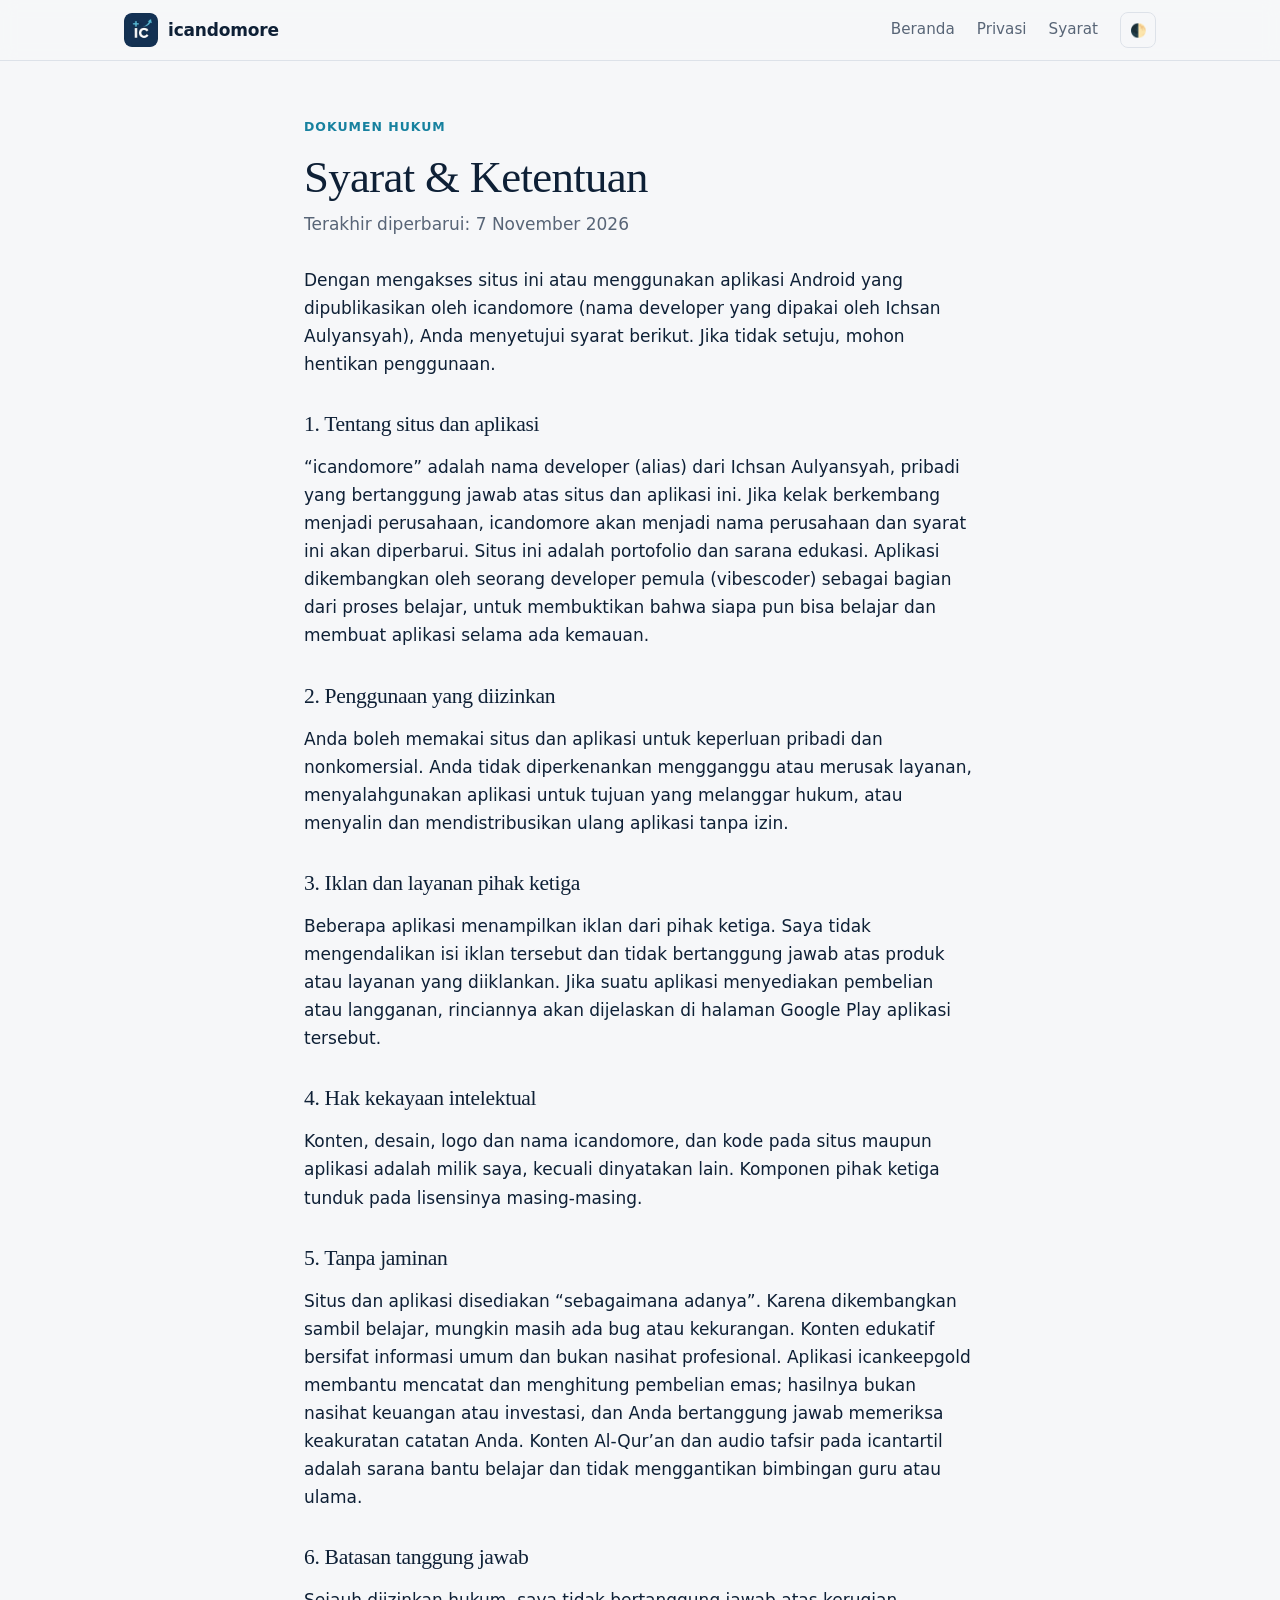
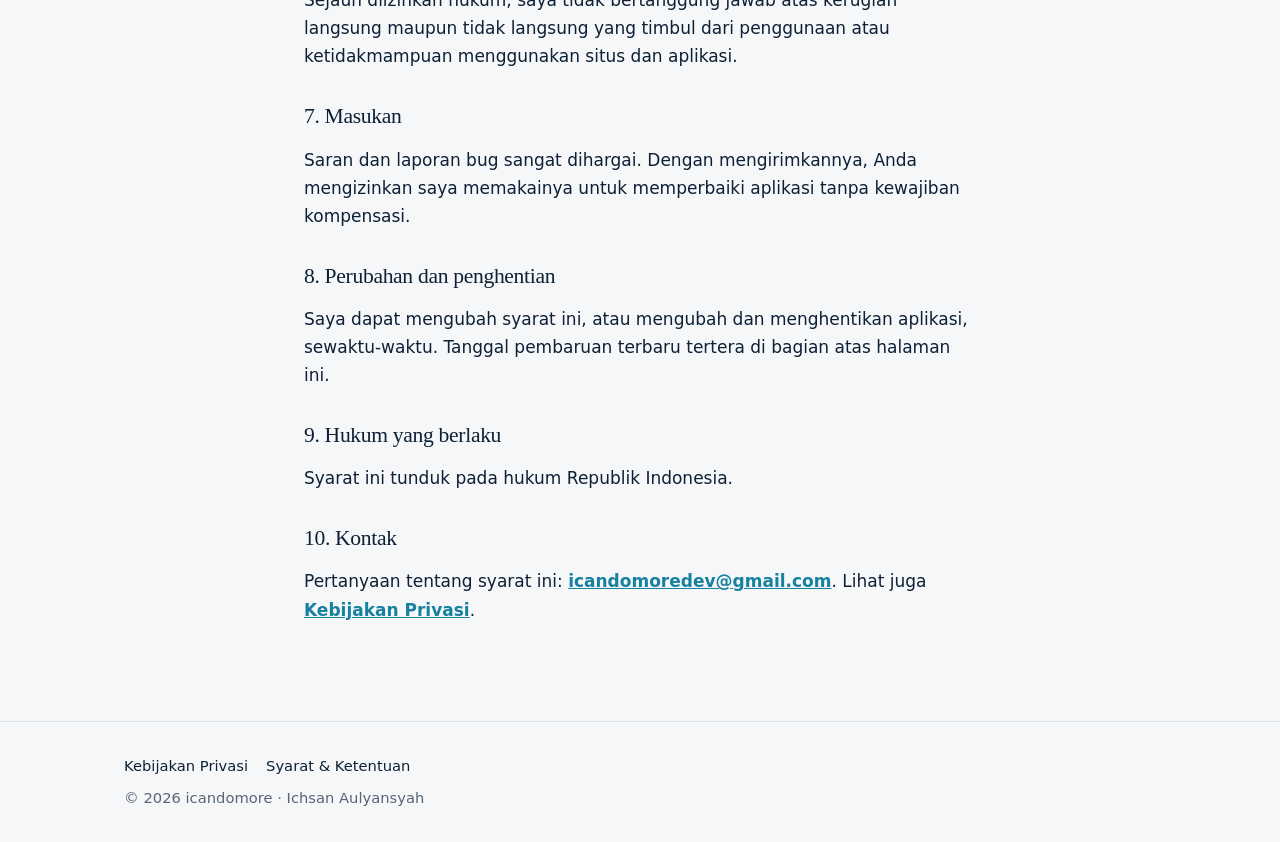
<file: terms.html>
<!DOCTYPE html><html lang="id"><head><meta charset="utf-8"><meta name="viewport" content="width=device-width, initial-scale=1, viewport-fit=cover"><title>Syarat &amp; Ketentuan · icandomore</title><link rel="icon" type="image/png" href="[data-uri]"><meta name="theme-color" content="#133153"><link rel="preconnect" href="https://fonts.googleapis.com"><link href="https://fonts.googleapis.com/css2?family=Poppins:wght@500;600;700&family=Nunito:wght@400;600;800&display=swap" rel="stylesheet"><link rel="stylesheet" href="style.css"></head><body>
<nav><div class="wrap"><a class="logo" href="index.html"><img src="[data-uri]" alt="" width="34" height="34">icandomore</a><div class="links"><a class="keep" href="index.html">Beranda</a><a class="keep" href="privacy.html">Privasi</a><a class="keep" href="terms.html">Syarat</a><button class="icon-btn" id="theme" aria-label="Ganti tema">🌓</button></div></div></nav>
<main class="doc"><span class="tag">Dokumen Hukum</span><h1>Syarat &amp; Ketentuan</h1><p class="upd">Terakhir diperbarui: 7 November 2026</p>
<p>Dengan mengakses situs ini atau menggunakan aplikasi Android yang dipublikasikan oleh icandomore (nama developer yang dipakai oleh Ichsan Aulyansyah), Anda menyetujui syarat berikut. Jika tidak setuju, mohon hentikan penggunaan.</p>
<h2>1. Tentang situs dan aplikasi</h2><p>“icandomore” adalah nama developer (alias) dari Ichsan Aulyansyah, pribadi yang bertanggung jawab atas situs dan aplikasi ini. Jika kelak berkembang menjadi perusahaan, icandomore akan menjadi nama perusahaan dan syarat ini akan diperbarui. Situs ini adalah portofolio dan sarana edukasi. Aplikasi dikembangkan oleh seorang developer pemula (vibescoder) sebagai bagian dari proses belajar, untuk membuktikan bahwa siapa pun bisa belajar dan membuat aplikasi selama ada kemauan.</p>
<h2>2. Penggunaan yang diizinkan</h2><p>Anda boleh memakai situs dan aplikasi untuk keperluan pribadi dan nonkomersial. Anda tidak diperkenankan mengganggu atau merusak layanan, menyalahgunakan aplikasi untuk tujuan yang melanggar hukum, atau menyalin dan mendistribusikan ulang aplikasi tanpa izin.</p>
<h2>3. Iklan dan layanan pihak ketiga</h2><p>Beberapa aplikasi menampilkan iklan dari pihak ketiga. Saya tidak mengendalikan isi iklan tersebut dan tidak bertanggung jawab atas produk atau layanan yang diiklankan. Jika suatu aplikasi menyediakan pembelian atau langganan, rinciannya akan dijelaskan di halaman Google Play aplikasi tersebut.</p>
<h2>4. Hak kekayaan intelektual</h2><p>Konten, desain, logo dan nama icandomore, dan kode pada situs maupun aplikasi adalah milik saya, kecuali dinyatakan lain. Komponen pihak ketiga tunduk pada lisensinya masing-masing.</p>
<h2>5. Tanpa jaminan</h2><p>Situs dan aplikasi disediakan “sebagaimana adanya”. Karena dikembangkan sambil belajar, mungkin masih ada bug atau kekurangan. Konten edukatif bersifat informasi umum dan bukan nasihat profesional. Aplikasi icankeepgold membantu mencatat dan menghitung pembelian emas; hasilnya bukan nasihat keuangan atau investasi, dan Anda bertanggung jawab memeriksa keakuratan catatan Anda. Konten Al-Qur’an dan audio tafsir pada icantartil adalah sarana bantu belajar dan tidak menggantikan bimbingan guru atau ulama.</p>
<h2>6. Batasan tanggung jawab</h2><p>Sejauh diizinkan hukum, saya tidak bertanggung jawab atas kerugian langsung maupun tidak langsung yang timbul dari penggunaan atau ketidakmampuan menggunakan situs dan aplikasi.</p>
<h2>7. Masukan</h2><p>Saran dan laporan bug sangat dihargai. Dengan mengirimkannya, Anda mengizinkan saya memakainya untuk memperbaiki aplikasi tanpa kewajiban kompensasi.</p>
<h2>8. Perubahan dan penghentian</h2><p>Saya dapat mengubah syarat ini, atau mengubah dan menghentikan aplikasi, sewaktu-waktu. Tanggal pembaruan terbaru tertera di bagian atas halaman ini.</p>
<h2>9. Hukum yang berlaku</h2><p>Syarat ini tunduk pada hukum Republik Indonesia.</p>
<h2>10. Kontak</h2><p>Pertanyaan tentang syarat ini: <a href="mailto:icandomoredev@gmail.com">icandomoredev@gmail.com</a>. Lihat juga <a href="privacy.html">Kebijakan Privasi</a>.</p></main>
<footer><div class="wrap"><p style="margin:0 0 8px"><a href="privacy.html">Kebijakan Privasi</a><a href="terms.html">Syarat &amp; Ketentuan</a></p>© 2026 icandomore · Ichsan Aulyansyah</div></footer>
<script>document.getElementById('theme').onclick=()=>{const r=document.documentElement;const d=r.dataset.theme?r.dataset.theme==='dark':matchMedia('(prefers-color-scheme:dark)').matches;r.dataset.theme=d?'light':'dark'}</script></body></html>
</file>
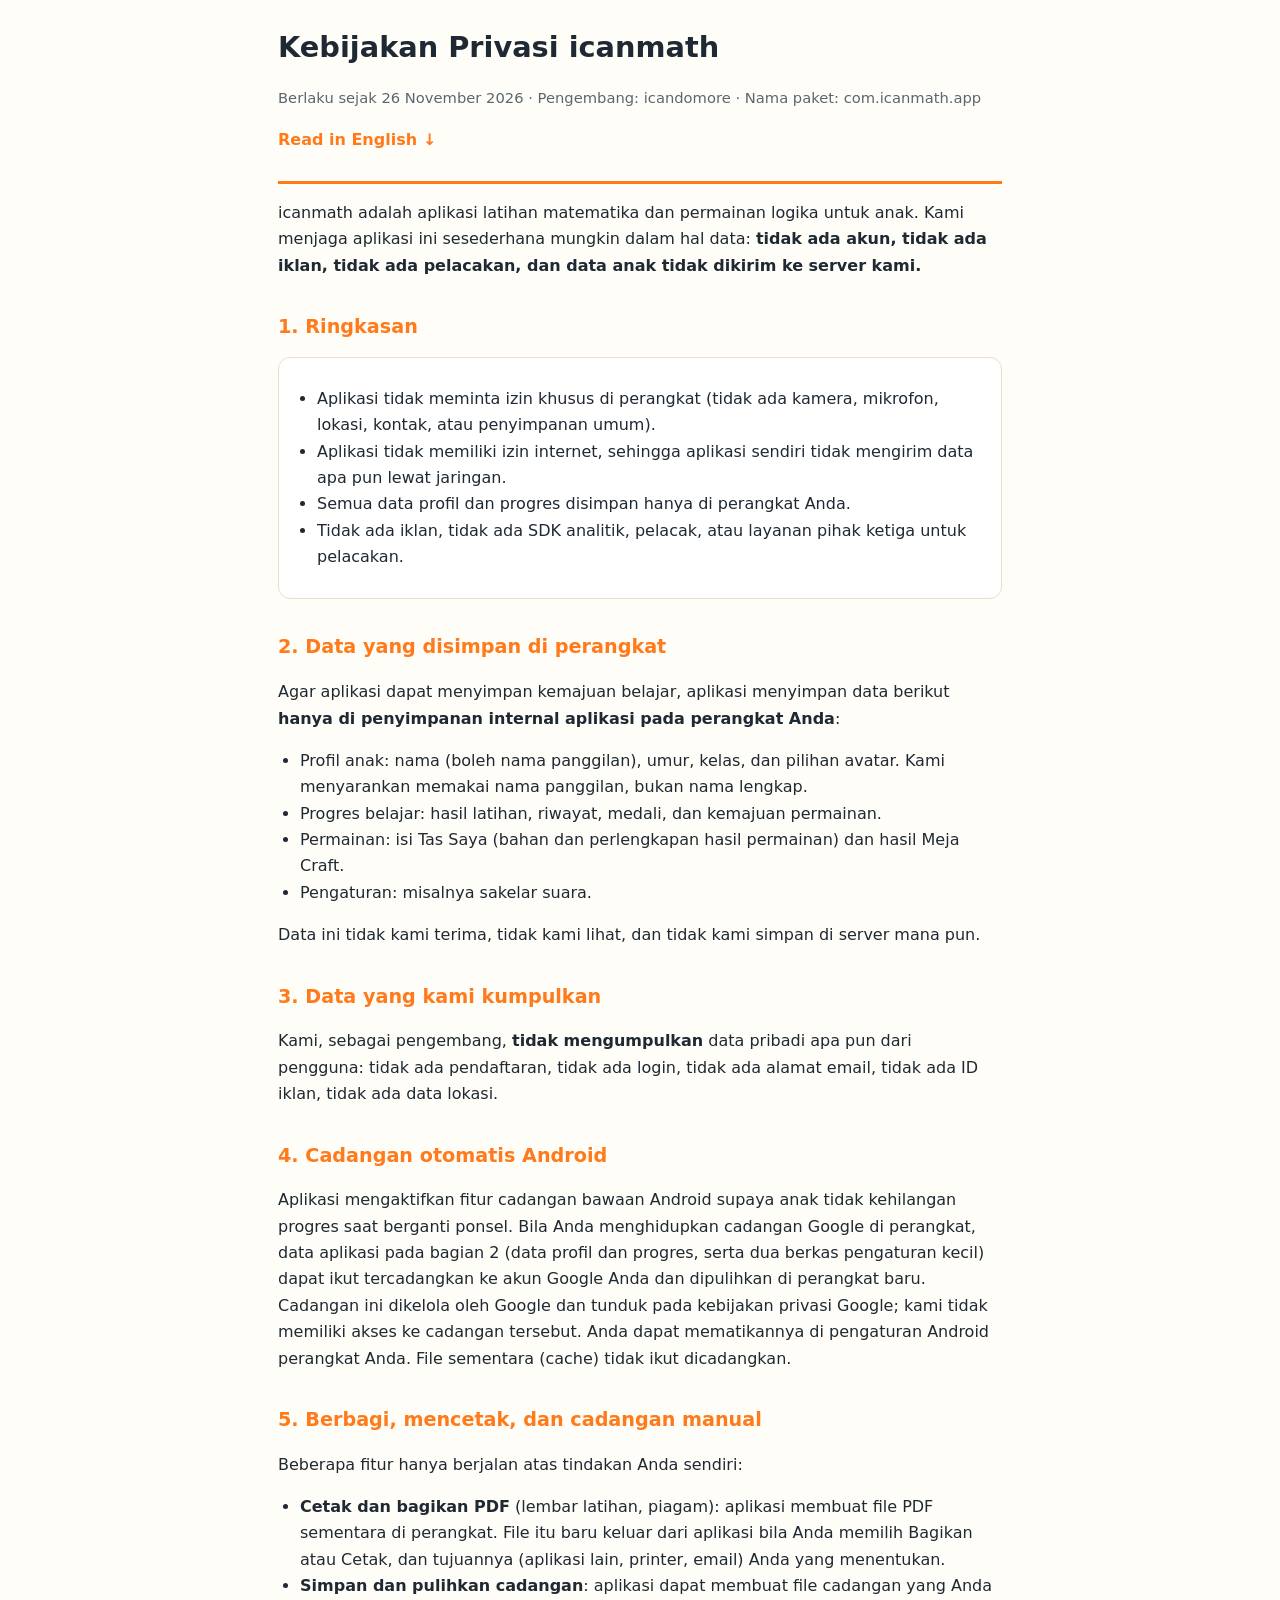
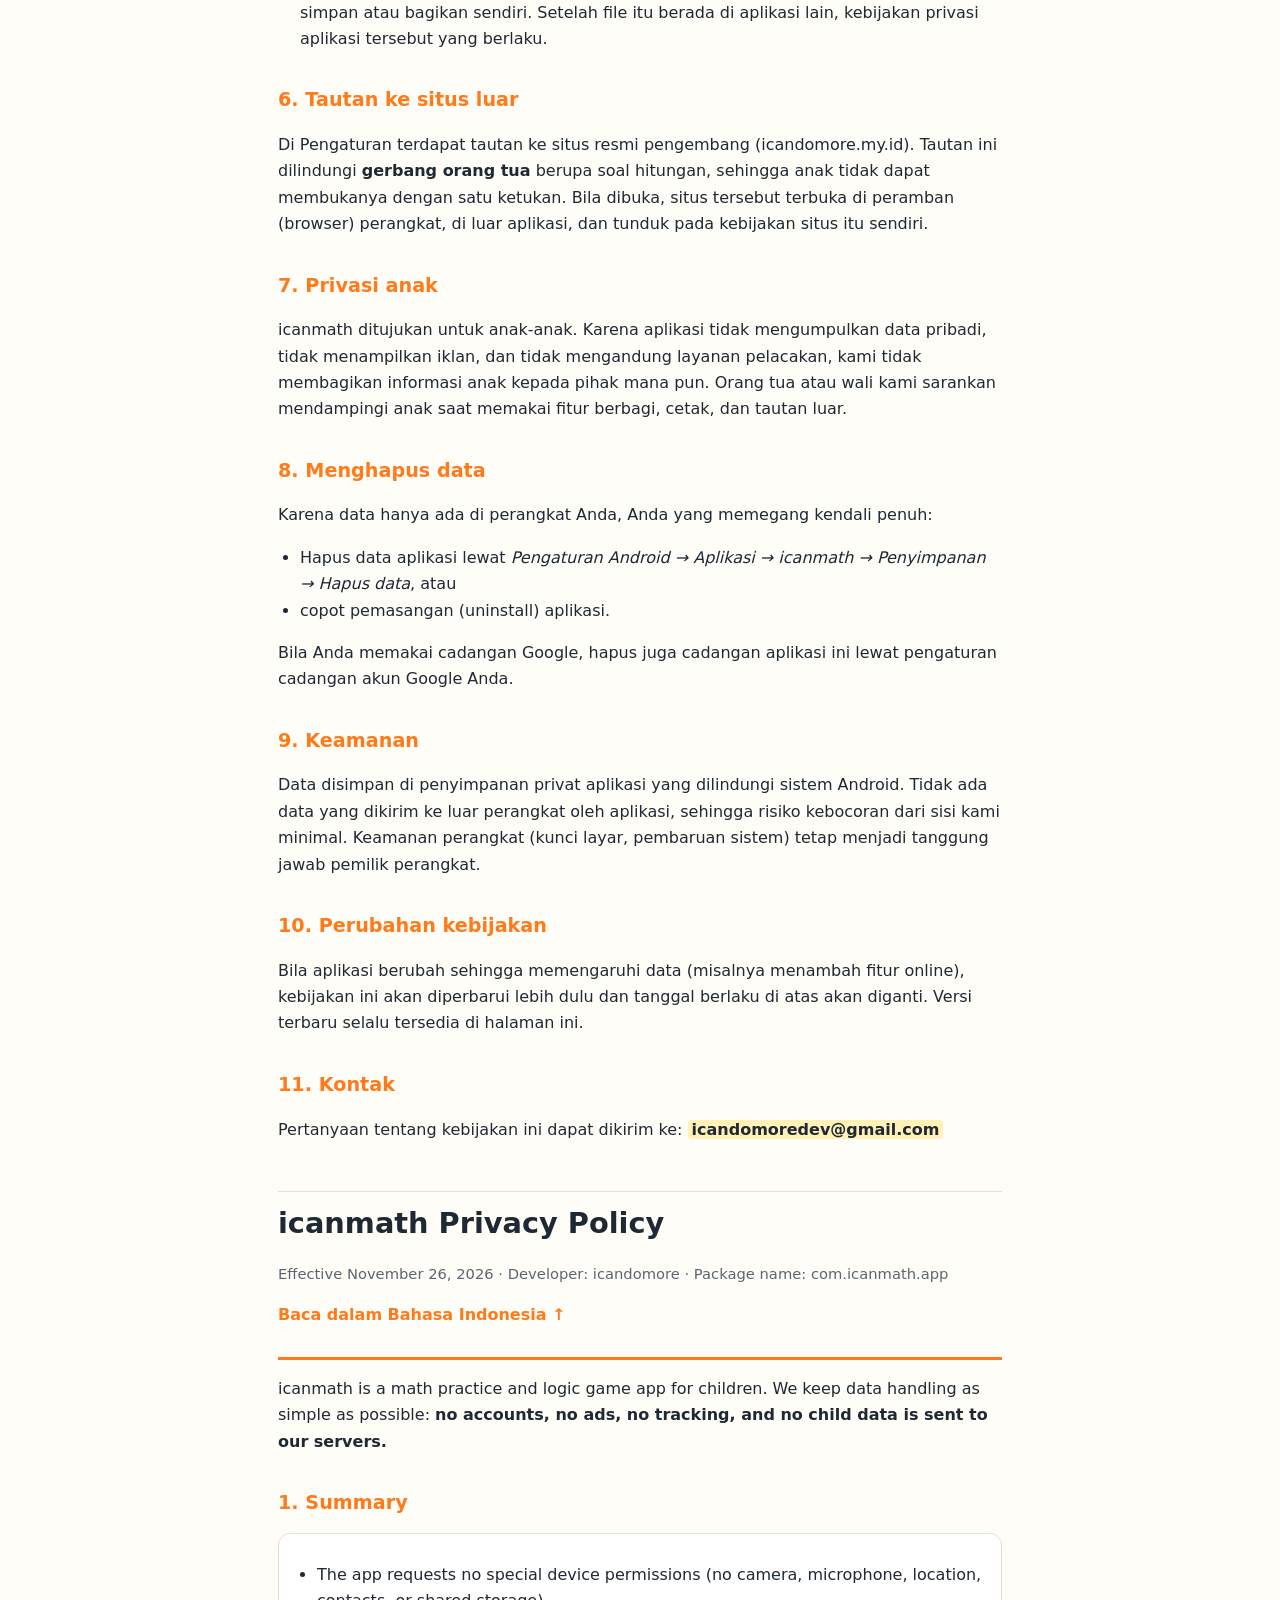
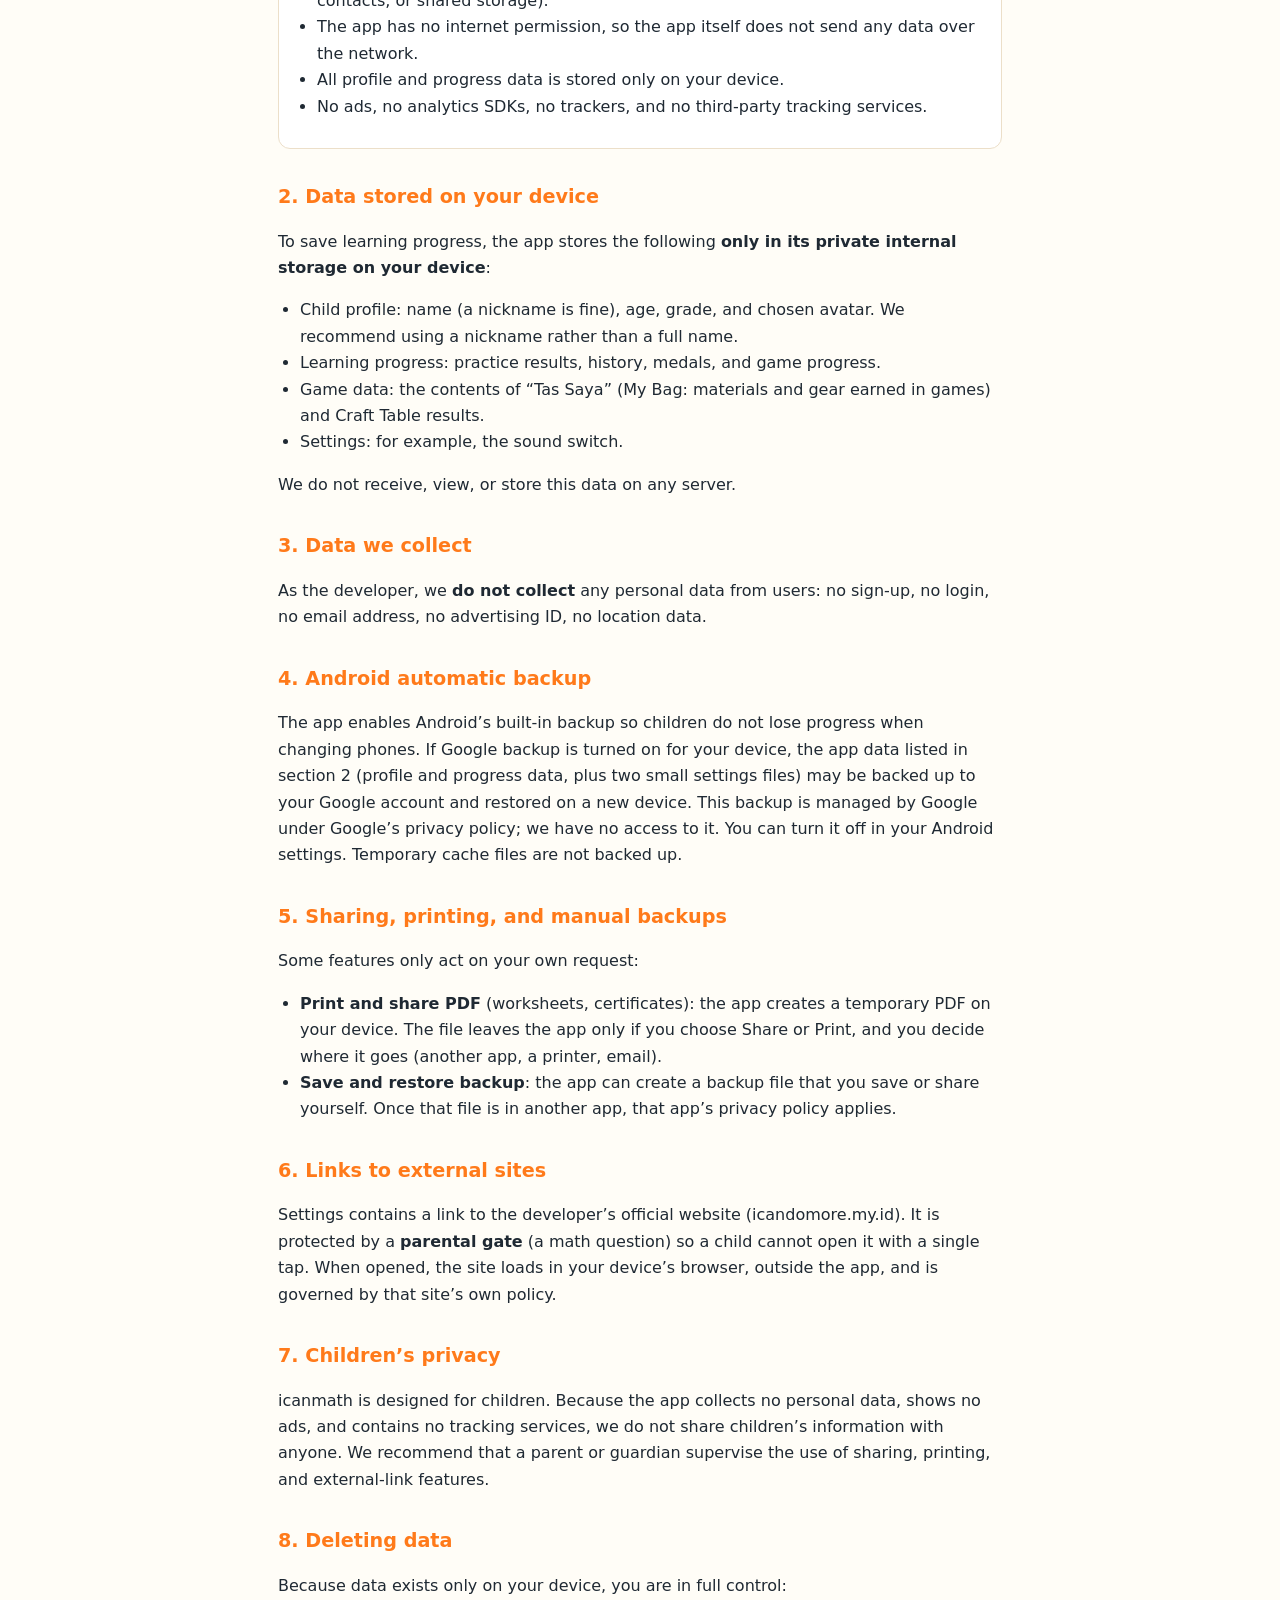
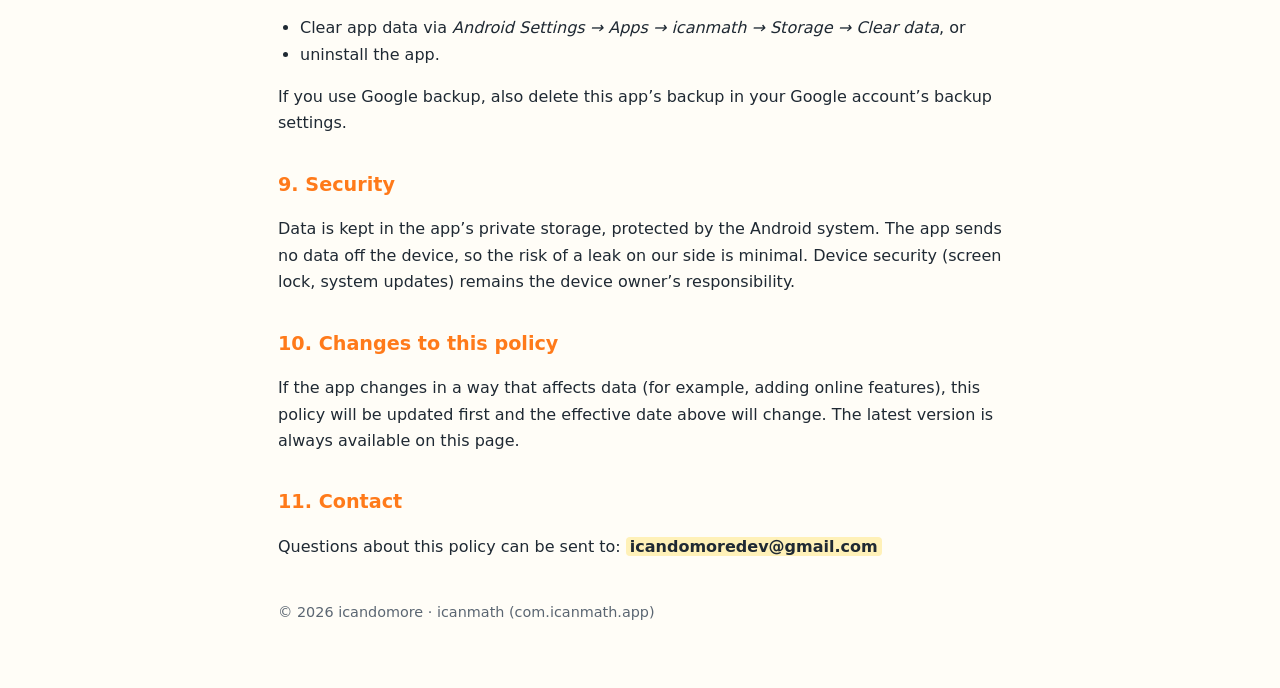
<file: privacypolicy-playstore/privacy-policy-icanmath.html>
<!DOCTYPE html>
<html lang="id">
<head>
<meta charset="utf-8">
<meta name="viewport" content="width=device-width, initial-scale=1">
<title>Kebijakan Privasi – icanmath</title>
<style>
  :root {
    --bg: #fffdf7;
    --card: #ffffff;
    --text: #1f2933;
    --muted: #5b6672;
    --accent: #ff7a1a;
    --line: #ecdfc9;
    --mark: #fff1b8;
  }
  @media (prefers-color-scheme: dark) {
    :root {
      --bg: #14171c;
      --card: #1c2027;
      --text: #e8ecf1;
      --muted: #9aa6b2;
      --accent: #ff9a4d;
      --line: #2c323b;
      --mark: #4a3d00;
    }
  }
  * { box-sizing: border-box; }
  body {
    margin: 0;
    background: var(--bg);
    color: var(--text);
    font-family: system-ui, -apple-system, "Segoe UI", Roboto, Arial, sans-serif;
    line-height: 1.65;
  }
  main {
    max-width: 760px;
    margin: 0 auto;
    padding: 24px 18px 64px;
  }
  header { border-bottom: 3px solid var(--accent); padding-bottom: 12px; margin-bottom: 8px; }
  h1 { margin: 0 0 4px; font-size: 1.8rem; }
  h2 { margin: 32px 0 8px; font-size: 1.2rem; color: var(--accent); }
  p, li { font-size: 1rem; }
  ul { padding-left: 22px; }
  .meta { color: var(--muted); font-size: .92rem; }
  .lang-nav a { color: var(--accent); font-weight: 600; text-decoration: none; margin-right: 14px; }
  .box {
    background: var(--card);
    border: 1px solid var(--line);
    border-radius: 12px;
    padding: 12px 16px;
    margin: 14px 0;
  }
  .fill { background: var(--mark); padding: 0 4px; border-radius: 4px; font-weight: 600; }
  table { border-collapse: collapse; width: 100%; font-size: .95rem; }
  .scroll { overflow-x: auto; }
  th, td { border: 1px solid var(--line); padding: 8px 10px; text-align: left; vertical-align: top; }
  th { background: var(--card); }
  hr { border: 0; border-top: 1px solid var(--line); margin: 48px 0 8px; }
  footer { margin-top: 40px; color: var(--muted); font-size: .9rem; }
</style>
</head>
<body>
<main>

<!-- ====================== INDONESIA ====================== -->
<section id="id" lang="id">
  <header>
    <h1>Kebijakan Privasi icanmath</h1>
    <p class="meta">Berlaku sejak 26 November 2026 · Pengembang: icandomore · Nama paket: com.icanmath.app</p>
    <p class="lang-nav"><a href="#en">Read in English ↓</a></p>
  </header>

  <p>icanmath adalah aplikasi latihan matematika dan permainan logika untuk anak. Kami menjaga aplikasi ini sesederhana mungkin dalam hal data: <strong>tidak ada akun, tidak ada iklan, tidak ada pelacakan, dan data anak tidak dikirim ke server kami.</strong></p>

  <h2>1. Ringkasan</h2>
  <div class="box">
    <ul>
      <li>Aplikasi tidak meminta izin khusus di perangkat (tidak ada kamera, mikrofon, lokasi, kontak, atau penyimpanan umum).</li>
      <li>Aplikasi tidak memiliki izin internet, sehingga aplikasi sendiri tidak mengirim data apa pun lewat jaringan.</li>
      <li>Semua data profil dan progres disimpan hanya di perangkat Anda.</li>
      <li>Tidak ada iklan, tidak ada SDK analitik, pelacak, atau layanan pihak ketiga untuk pelacakan.</li>
    </ul>
  </div>

  <h2>2. Data yang disimpan di perangkat</h2>
  <p>Agar aplikasi dapat menyimpan kemajuan belajar, aplikasi menyimpan data berikut <strong>hanya di penyimpanan internal aplikasi pada perangkat Anda</strong>:</p>
  <ul>
    <li>Profil anak: nama (boleh nama panggilan), umur, kelas, dan pilihan avatar. Kami menyarankan memakai nama panggilan, bukan nama lengkap.</li>
    <li>Progres belajar: hasil latihan, riwayat, medali, dan kemajuan permainan.</li>
    <li>Permainan: isi Tas Saya (bahan dan perlengkapan hasil permainan) dan hasil Meja Craft.</li>
    <li>Pengaturan: misalnya sakelar suara.</li>
  </ul>
  <p>Data ini tidak kami terima, tidak kami lihat, dan tidak kami simpan di server mana pun.</p>

  <h2>3. Data yang kami kumpulkan</h2>
  <p>Kami, sebagai pengembang, <strong>tidak mengumpulkan</strong> data pribadi apa pun dari pengguna: tidak ada pendaftaran, tidak ada login, tidak ada alamat email, tidak ada ID iklan, tidak ada data lokasi.</p>

  <h2>4. Cadangan otomatis Android</h2>
  <p>Aplikasi mengaktifkan fitur cadangan bawaan Android supaya anak tidak kehilangan progres saat berganti ponsel. Bila Anda menghidupkan cadangan Google di perangkat, data aplikasi pada bagian 2 (data profil dan progres, serta dua berkas pengaturan kecil) dapat ikut tercadangkan ke akun Google Anda dan dipulihkan di perangkat baru. Cadangan ini dikelola oleh Google dan tunduk pada kebijakan privasi Google; kami tidak memiliki akses ke cadangan tersebut. Anda dapat mematikannya di pengaturan Android perangkat Anda. File sementara (cache) tidak ikut dicadangkan.</p>

  <h2>5. Berbagi, mencetak, dan cadangan manual</h2>
  <p>Beberapa fitur hanya berjalan atas tindakan Anda sendiri:</p>
  <ul>
    <li><strong>Cetak dan bagikan PDF</strong> (lembar latihan, piagam): aplikasi membuat file PDF sementara di perangkat. File itu baru keluar dari aplikasi bila Anda memilih Bagikan atau Cetak, dan tujuannya (aplikasi lain, printer, email) Anda yang menentukan.</li>
    <li><strong>Simpan dan pulihkan cadangan</strong>: aplikasi dapat membuat file cadangan yang Anda simpan atau bagikan sendiri. Setelah file itu berada di aplikasi lain, kebijakan privasi aplikasi tersebut yang berlaku.</li>
  </ul>

  <h2>6. Tautan ke situs luar</h2>
  <p>Di Pengaturan terdapat tautan ke situs resmi pengembang (icandomore.my.id). Tautan ini dilindungi <strong>gerbang orang tua</strong> berupa soal hitungan, sehingga anak tidak dapat membukanya dengan satu ketukan. Bila dibuka, situs tersebut terbuka di peramban (browser) perangkat, di luar aplikasi, dan tunduk pada kebijakan situs itu sendiri.</p>

  <h2>7. Privasi anak</h2>
  <p>icanmath ditujukan untuk anak-anak. Karena aplikasi tidak mengumpulkan data pribadi, tidak menampilkan iklan, dan tidak mengandung layanan pelacakan, kami tidak membagikan informasi anak kepada pihak mana pun. Orang tua atau wali kami sarankan mendampingi anak saat memakai fitur berbagi, cetak, dan tautan luar.</p>

  <h2>8. Menghapus data</h2>
  <p>Karena data hanya ada di perangkat Anda, Anda yang memegang kendali penuh:</p>
  <ul>
    <li>Hapus data aplikasi lewat <em>Pengaturan Android → Aplikasi → icanmath → Penyimpanan → Hapus data</em>, atau</li>
    <li>copot pemasangan (uninstall) aplikasi.</li>
  </ul>
  <p>Bila Anda memakai cadangan Google, hapus juga cadangan aplikasi ini lewat pengaturan cadangan akun Google Anda.</p>

  <h2>9. Keamanan</h2>
  <p>Data disimpan di penyimpanan privat aplikasi yang dilindungi sistem Android. Tidak ada data yang dikirim ke luar perangkat oleh aplikasi, sehingga risiko kebocoran dari sisi kami minimal. Keamanan perangkat (kunci layar, pembaruan sistem) tetap menjadi tanggung jawab pemilik perangkat.</p>

  <h2>10. Perubahan kebijakan</h2>
  <p>Bila aplikasi berubah sehingga memengaruhi data (misalnya menambah fitur online), kebijakan ini akan diperbarui lebih dulu dan tanggal berlaku di atas akan diganti. Versi terbaru selalu tersedia di halaman ini.</p>

  <h2>11. Kontak</h2>
  <p>Pertanyaan tentang kebijakan ini dapat dikirim ke: <span class="fill">icandomoredev@gmail.com</span></p>
</section>

<hr>

<!-- ====================== ENGLISH ====================== -->
<section id="en" lang="en">
  <header>
    <h1>icanmath Privacy Policy</h1>
    <p class="meta">Effective November 26, 2026 · Developer: icandomore · Package name: com.icanmath.app</p>
    <p class="lang-nav"><a href="#id">Baca dalam Bahasa Indonesia ↑</a></p>
  </header>

  <p>icanmath is a math practice and logic game app for children. We keep data handling as simple as possible: <strong>no accounts, no ads, no tracking, and no child data is sent to our servers.</strong></p>

  <h2>1. Summary</h2>
  <div class="box">
    <ul>
      <li>The app requests no special device permissions (no camera, microphone, location, contacts, or shared storage).</li>
      <li>The app has no internet permission, so the app itself does not send any data over the network.</li>
      <li>All profile and progress data is stored only on your device.</li>
      <li>No ads, no analytics SDKs, no trackers, and no third-party tracking services.</li>
    </ul>
  </div>

  <h2>2. Data stored on your device</h2>
  <p>To save learning progress, the app stores the following <strong>only in its private internal storage on your device</strong>:</p>
  <ul>
    <li>Child profile: name (a nickname is fine), age, grade, and chosen avatar. We recommend using a nickname rather than a full name.</li>
    <li>Learning progress: practice results, history, medals, and game progress.</li>
    <li>Game data: the contents of “Tas Saya” (My Bag: materials and gear earned in games) and Craft Table results.</li>
    <li>Settings: for example, the sound switch.</li>
  </ul>
  <p>We do not receive, view, or store this data on any server.</p>

  <h2>3. Data we collect</h2>
  <p>As the developer, we <strong>do not collect</strong> any personal data from users: no sign-up, no login, no email address, no advertising ID, no location data.</p>

  <h2>4. Android automatic backup</h2>
  <p>The app enables Android’s built-in backup so children do not lose progress when changing phones. If Google backup is turned on for your device, the app data listed in section 2 (profile and progress data, plus two small settings files) may be backed up to your Google account and restored on a new device. This backup is managed by Google under Google’s privacy policy; we have no access to it. You can turn it off in your Android settings. Temporary cache files are not backed up.</p>

  <h2>5. Sharing, printing, and manual backups</h2>
  <p>Some features only act on your own request:</p>
  <ul>
    <li><strong>Print and share PDF</strong> (worksheets, certificates): the app creates a temporary PDF on your device. The file leaves the app only if you choose Share or Print, and you decide where it goes (another app, a printer, email).</li>
    <li><strong>Save and restore backup</strong>: the app can create a backup file that you save or share yourself. Once that file is in another app, that app’s privacy policy applies.</li>
  </ul>

  <h2>6. Links to external sites</h2>
  <p>Settings contains a link to the developer’s official website (icandomore.my.id). It is protected by a <strong>parental gate</strong> (a math question) so a child cannot open it with a single tap. When opened, the site loads in your device’s browser, outside the app, and is governed by that site’s own policy.</p>

  <h2>7. Children’s privacy</h2>
  <p>icanmath is designed for children. Because the app collects no personal data, shows no ads, and contains no tracking services, we do not share children’s information with anyone. We recommend that a parent or guardian supervise the use of sharing, printing, and external-link features.</p>

  <h2>8. Deleting data</h2>
  <p>Because data exists only on your device, you are in full control:</p>
  <ul>
    <li>Clear app data via <em>Android Settings → Apps → icanmath → Storage → Clear data</em>, or</li>
    <li>uninstall the app.</li>
  </ul>
  <p>If you use Google backup, also delete this app’s backup in your Google account’s backup settings.</p>

  <h2>9. Security</h2>
  <p>Data is kept in the app’s private storage, protected by the Android system. The app sends no data off the device, so the risk of a leak on our side is minimal. Device security (screen lock, system updates) remains the device owner’s responsibility.</p>

  <h2>10. Changes to this policy</h2>
  <p>If the app changes in a way that affects data (for example, adding online features), this policy will be updated first and the effective date above will change. The latest version is always available on this page.</p>

  <h2>11. Contact</h2>
  <p>Questions about this policy can be sent to: <span class="fill">icandomoredev@gmail.com</span></p>
</section>

<footer>© 2026 icandomore · icanmath (com.icanmath.app)</footer>
</main>
</body>
</html>
</file>
<file: style.css>
:root{--bg:#f6f7f9;--surface:#fff;--ink:#0e2036;--mute:#586577;--line:#dde2e9;--brand:#133153;--accent:#17819f;--ok:#16794f;--warn:#a05a0e;--on:#fff;box-sizing:border-box;padding-top:env(safe-area-inset-top,0px);padding-bottom:env(safe-area-inset-bottom,0px)}
@media (prefers-color-scheme:dark){:root:not([data-theme="light"]){--bg:#0b1626;--surface:#112238;--ink:#e8eef5;--mute:#9aabbd;--line:#223650;--brand:#4db8d9;--accent:#4db8d9;--ok:#4cc38a;--warn:#e0a24a;--on:#08203a;color-scheme:dark}}
:root[data-theme="dark"]{--bg:#0b1626;--surface:#112238;--ink:#e8eef5;--mute:#9aabbd;--line:#223650;--brand:#4db8d9;--accent:#4db8d9;--ok:#4cc38a;--warn:#e0a24a;--on:#08203a;color-scheme:dark}
*{box-sizing:border-box}html{scroll-behavior:smooth;scroll-padding-top:72px}
body{margin:0;background:var(--bg);color:var(--ink);font:400 1.0625rem/1.65 "Hanken Grotesk",system-ui,sans-serif;-webkit-font-smoothing:antialiased;overflow-x:hidden}
h1,h2,h3{font-family:Newsreader,Georgia,serif;font-weight:500;line-height:1.12;letter-spacing:-.015em;margin:0}
a{color:inherit}a:focus-visible,button:focus-visible{outline:2px solid var(--accent);outline-offset:3px}
.wrap{max-width:1080px;margin:0 auto;padding:0 24px}
nav{position:sticky;top:0;z-index:10;background:color-mix(in srgb,var(--bg) 88%,transparent);backdrop-filter:blur(8px);border-bottom:1px solid var(--line)}
nav .wrap{display:flex;align-items:center;justify-content:space-between;height:60px}
.logo{display:flex;align-items:center;gap:10px;font-weight:700;text-decoration:none;letter-spacing:-.01em}.logo img{border-radius:8px;display:block}
.links{display:flex;align-items:center;gap:22px;font-size:.95rem}.links a{text-decoration:none;color:var(--mute);font-weight:500}.links a:hover{color:var(--ink)}
.icon-btn{display:grid;place-items:center;width:36px;height:36px;border:1px solid var(--line);background:transparent;color:var(--ink);border-radius:8px;cursor:pointer}
@media(max-width:640px){.links a:not(.keep){display:none}.links{gap:14px}}
section{padding:80px 0;border-top:1px solid var(--line)}
.label,.tag{display:block;font-size:.78rem;font-weight:700;letter-spacing:.08em;text-transform:uppercase;color:var(--accent);margin:0 0 14px}
h2{font-size:clamp(1.8rem,4vw,2.4rem)}
.btn{display:inline-block;padding:12px 20px;border-radius:10px;font-weight:600;text-decoration:none;border:1px solid var(--brand);background:var(--brand);color:var(--on)}.btn:hover{opacity:.88}.btn.ghost{background:transparent;color:var(--ink);border-color:var(--line)}
.hero{display:grid;grid-template-columns:1.3fr .7fr;gap:48px;align-items:center;padding:88px 24px 80px}
.hero h1{font-size:clamp(2.4rem,6vw,4rem)}.lead{color:var(--mute);font-size:1.15rem;max-width:52ch;margin:22px 0 30px}.cta{display:flex;gap:12px;flex-wrap:wrap}
.icons{display:flex;gap:18px;justify-content:flex-end}.icons figure{margin:0;text-align:center;font-size:.82rem;color:var(--mute);font-weight:500}
.icons img{display:block;width:92px;height:92px;border-radius:22px;border:1px solid var(--line);margin-bottom:8px;object-fit:cover}
@media(max-width:820px){.hero{grid-template-columns:1fr;padding-top:56px}.icons{justify-content:flex-start}}
.feature{display:grid;grid-template-columns:290px 1fr;gap:56px;align-items:center;margin:36px 0 12px}
.phone{border:1px solid var(--line);border-radius:26px;padding:8px;background:var(--surface)}.phone video{display:block;width:100%;aspect-ratio:9/16;border-radius:18px;background:#000;object-fit:cover}
.feature h3{font-size:2rem;margin:10px 0}.feature p{color:var(--mute);max-width:46ch;margin:0 0 22px}
@media(max-width:720px){.feature{grid-template-columns:1fr;gap:28px}.phone{max-width:290px}}
.status{display:inline-flex;align-items:center;gap:8px;font-size:.92rem;font-weight:600;text-decoration:none}.status::before{content:"";width:8px;height:8px;border-radius:50%;background:currentColor}
a.status{text-decoration:underline;text-underline-offset:4px}.ok{color:var(--ok)}.warn{color:var(--warn)}
.rows{margin-top:28px}.row{display:grid;grid-template-columns:56px 1fr auto;gap:20px;align-items:center;padding:22px 0;border-top:1px solid var(--line)}.row:last-child{border-bottom:1px solid var(--line)}
.row img{width:56px;height:56px;border-radius:14px;border:1px solid var(--line);object-fit:cover}.row h3{font-size:1.3rem}.row p{margin:2px 0 0;color:var(--mute);font-size:.98rem}
@media(max-width:640px){.row{grid-template-columns:56px 1fr}.row .status{grid-column:2}}
.note{color:var(--mute);font-size:.92rem;margin:18px 0 0}.note a,.prose a{color:var(--accent);font-weight:600}
.two{display:grid;grid-template-columns:.8fr 1.2fr;gap:56px}@media(max-width:760px){.two{grid-template-columns:1fr;gap:24px}}
.prose p{margin:0 0 16px;max-width:60ch}
blockquote{margin:28px 0 0;padding-left:18px;border-left:3px solid var(--accent);font-family:Newsreader,Georgia,serif;font-size:1.4rem;line-height:1.35;max-width:34ch}
.steps{list-style:none;padding:0;margin:0}.steps li{display:grid;grid-template-columns:64px 1fr;gap:12px;padding:20px 0;border-top:1px solid var(--line)}.steps li:last-child{border-bottom:1px solid var(--line)}
.steps b{font-family:Newsreader,Georgia,serif;font-size:1.6rem;font-weight:500;color:var(--mute)}.steps h3{font-size:1.25rem;margin-bottom:4px}.steps p{margin:0;color:var(--mute);max-width:56ch}
.quiz{border:1px solid var(--line);background:var(--surface);border-radius:14px;padding:28px;max-width:640px;margin-top:28px}
.qn{font-size:.85rem;font-weight:700;color:var(--accent)}.quiz h3{font-size:1.4rem;margin:6px 0 8px}
.opt{display:block;width:100%;text-align:left;padding:12px 14px;margin-top:10px;border:1px solid var(--line);border-radius:10px;background:transparent;color:var(--ink);font:inherit;cursor:pointer}
.opt:hover:not(:disabled){border-color:var(--accent)}.opt.ok{border-color:var(--ok);background:color-mix(in srgb,var(--ok) 14%,transparent);color:var(--ink)}.opt.no{border-color:var(--warn);background:color-mix(in srgb,var(--warn) 14%,transparent)}
.fb{margin:16px 0 0;color:var(--mute);font-size:.95rem}.fb .btn{margin-top:14px}
.doc{max-width:720px;margin:0 auto;padding:56px 24px 80px}.doc h1{font-size:clamp(2rem,6vw,2.8rem)}.upd{color:var(--mute);margin:8px 0 28px}
.doc h2{font-size:1.35rem;margin:34px 0 8px}.doc ul{padding-left:22px}.doc li{margin:4px 0}.doc a{color:var(--accent);font-weight:600}
.box{border:1px solid var(--line);background:var(--surface);border-radius:12px;padding:16px 20px;margin:22px 0}
.ph{background:#ffe08a;color:#231a3a;padding:0 5px;border-radius:4px}
footer{border-top:1px solid var(--line);padding:32px 0;color:var(--mute);font-size:.92rem}footer p{margin:0 0 8px}footer a{margin-right:18px;text-decoration:none;color:var(--ink);font-weight:500}footer a:hover{color:var(--accent)}
@media(prefers-reduced-motion:reduce){html{scroll-behavior:auto}}
</file>
